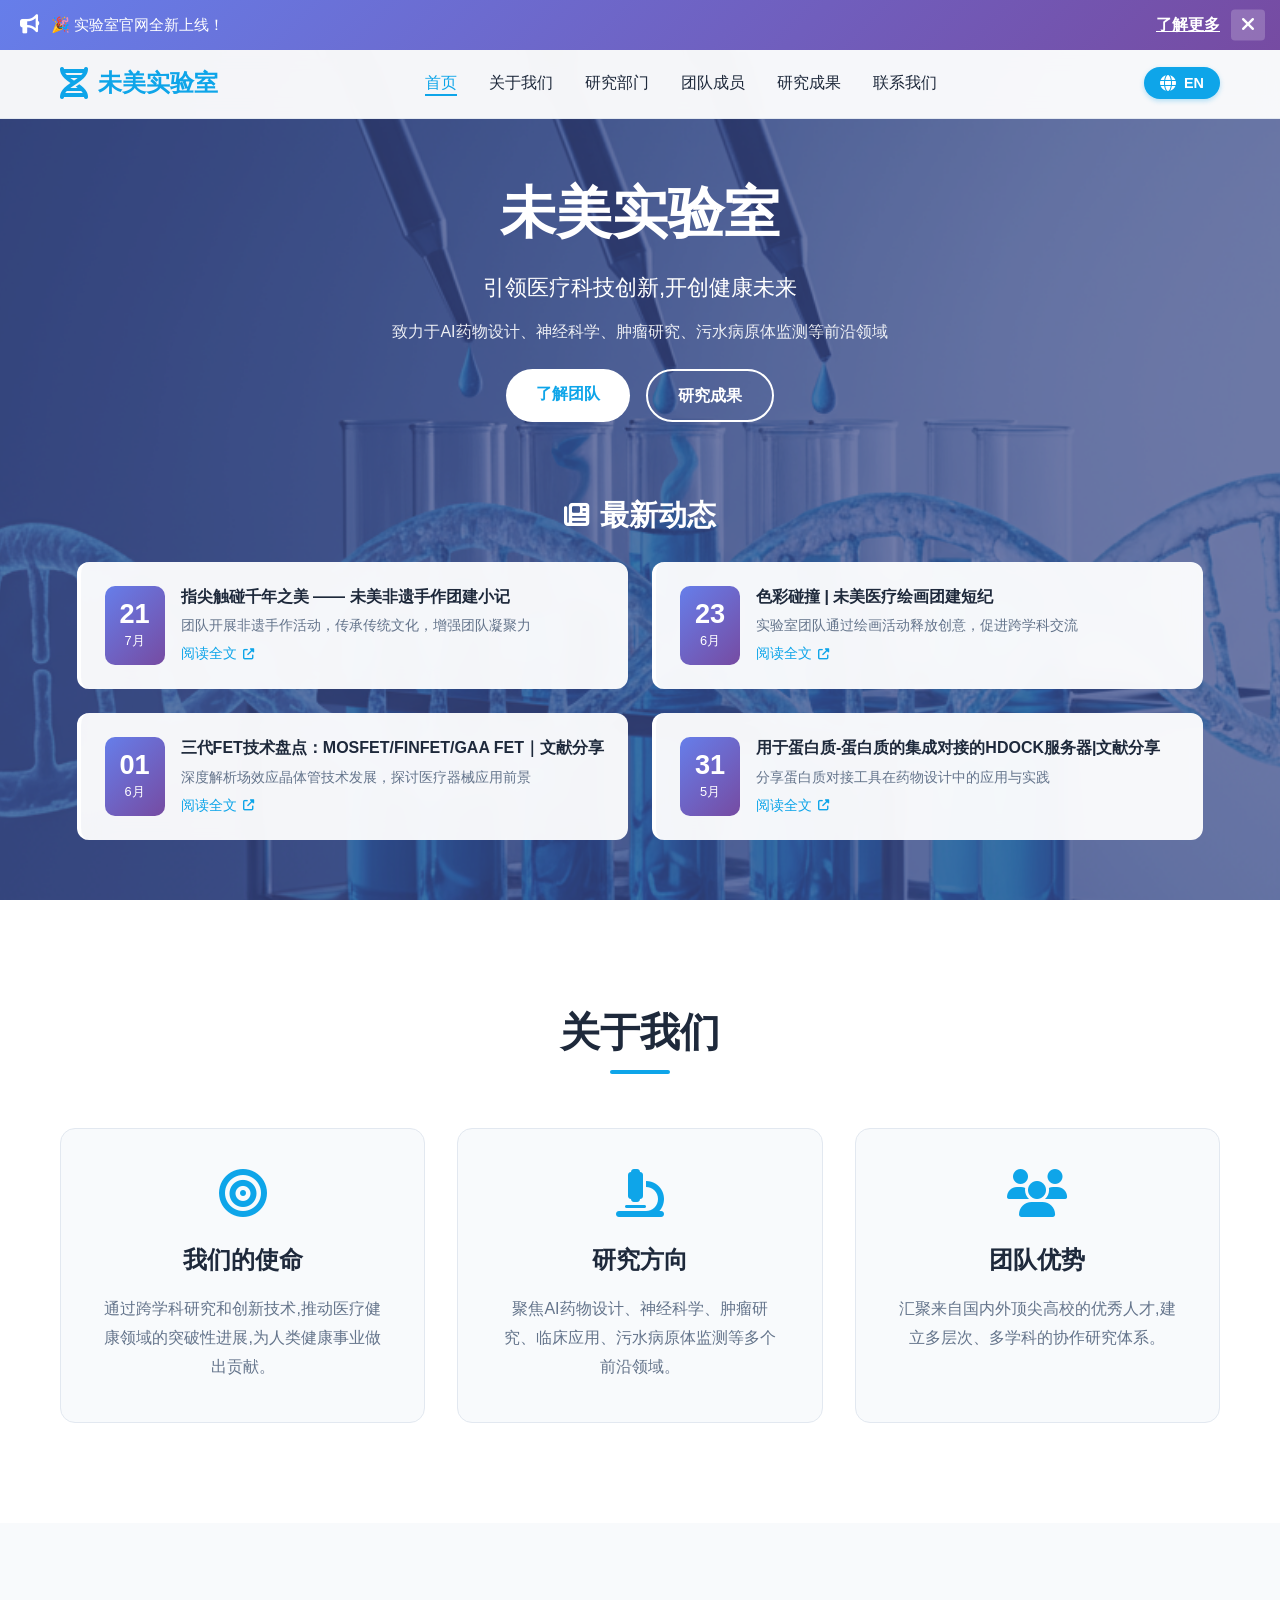
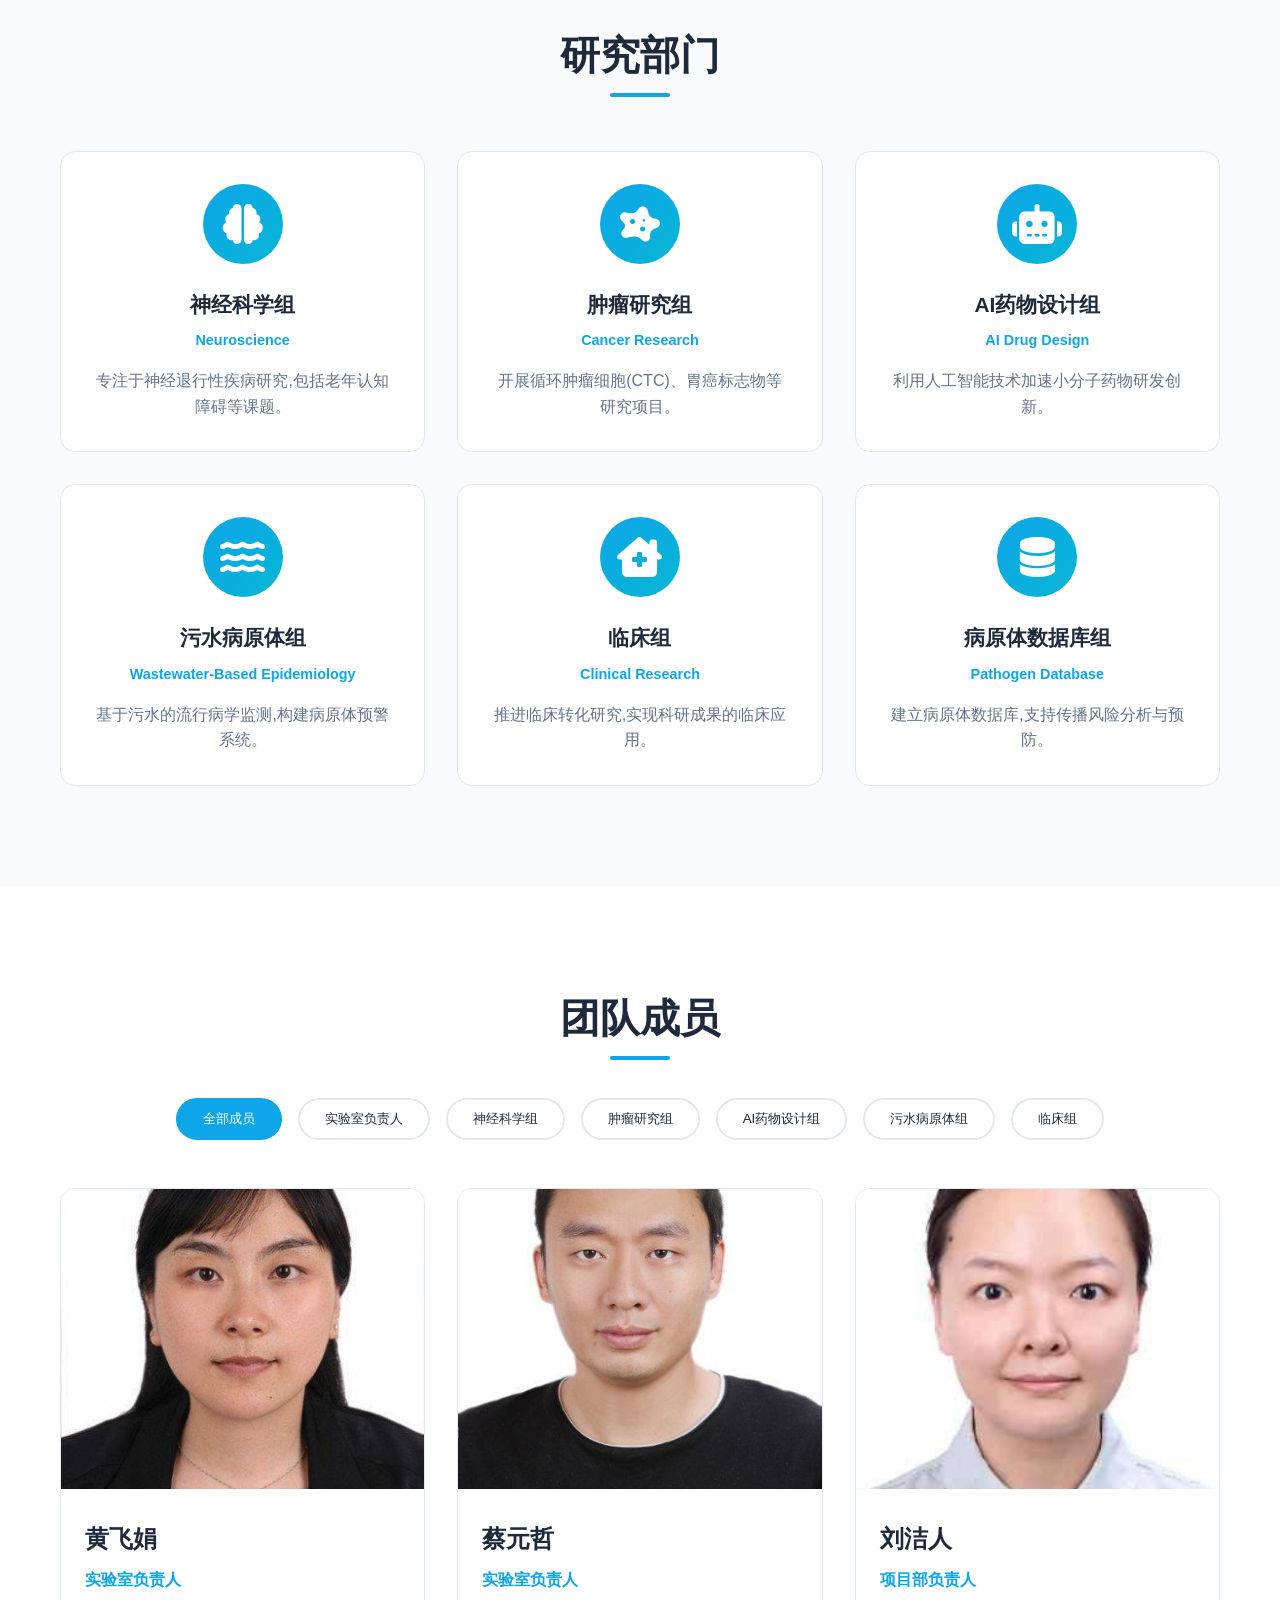
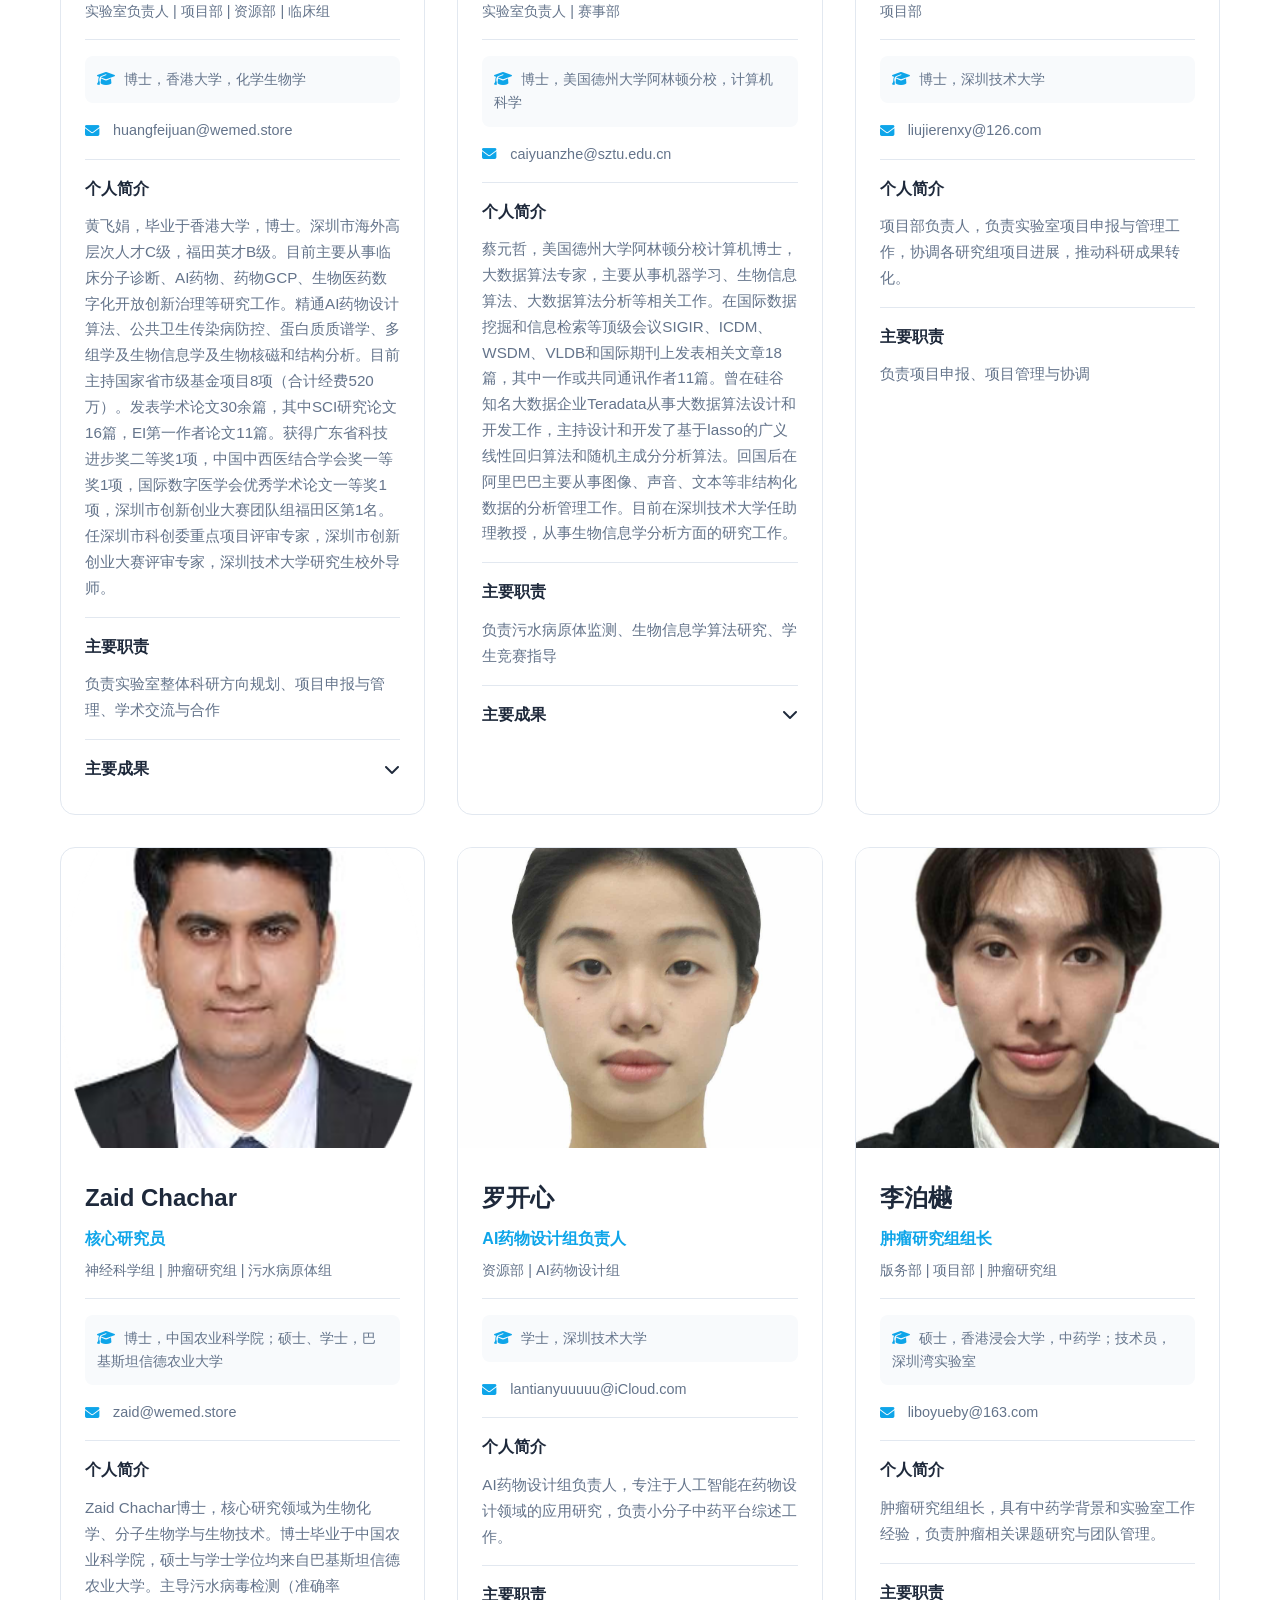
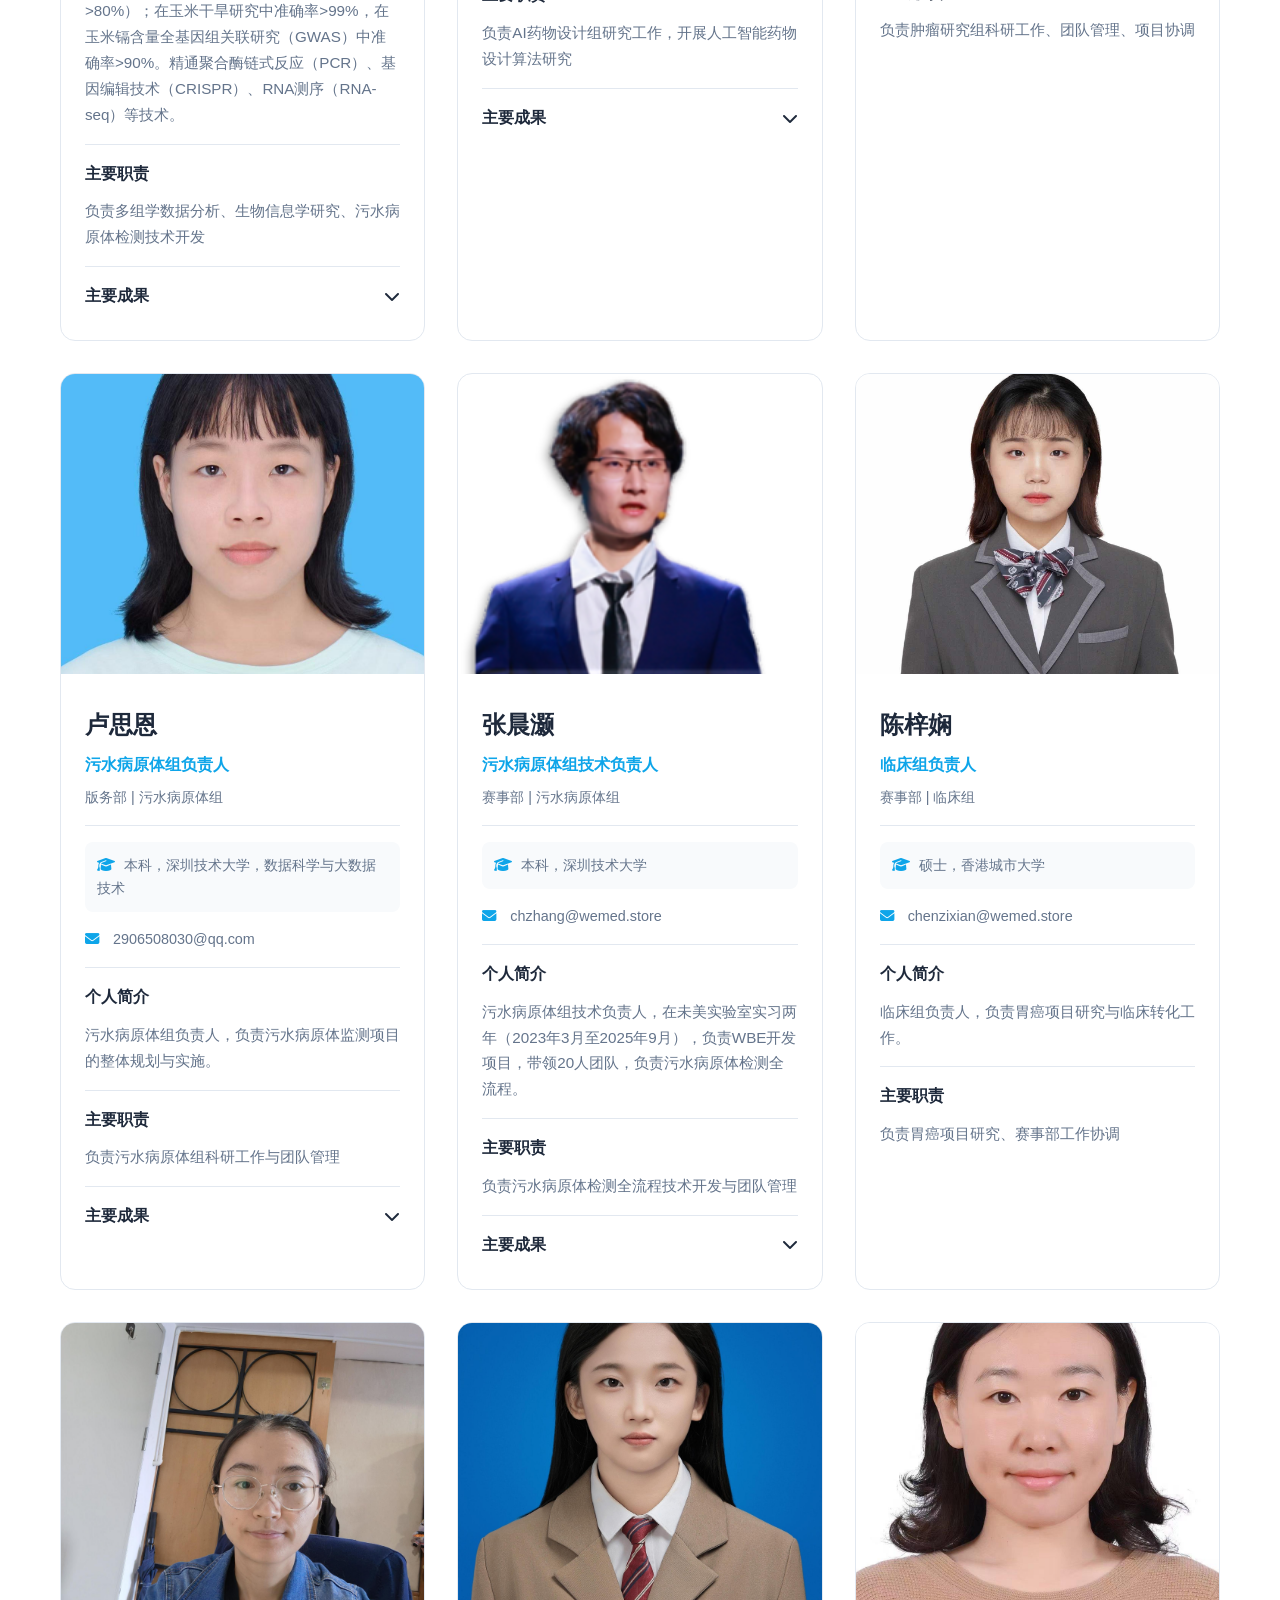
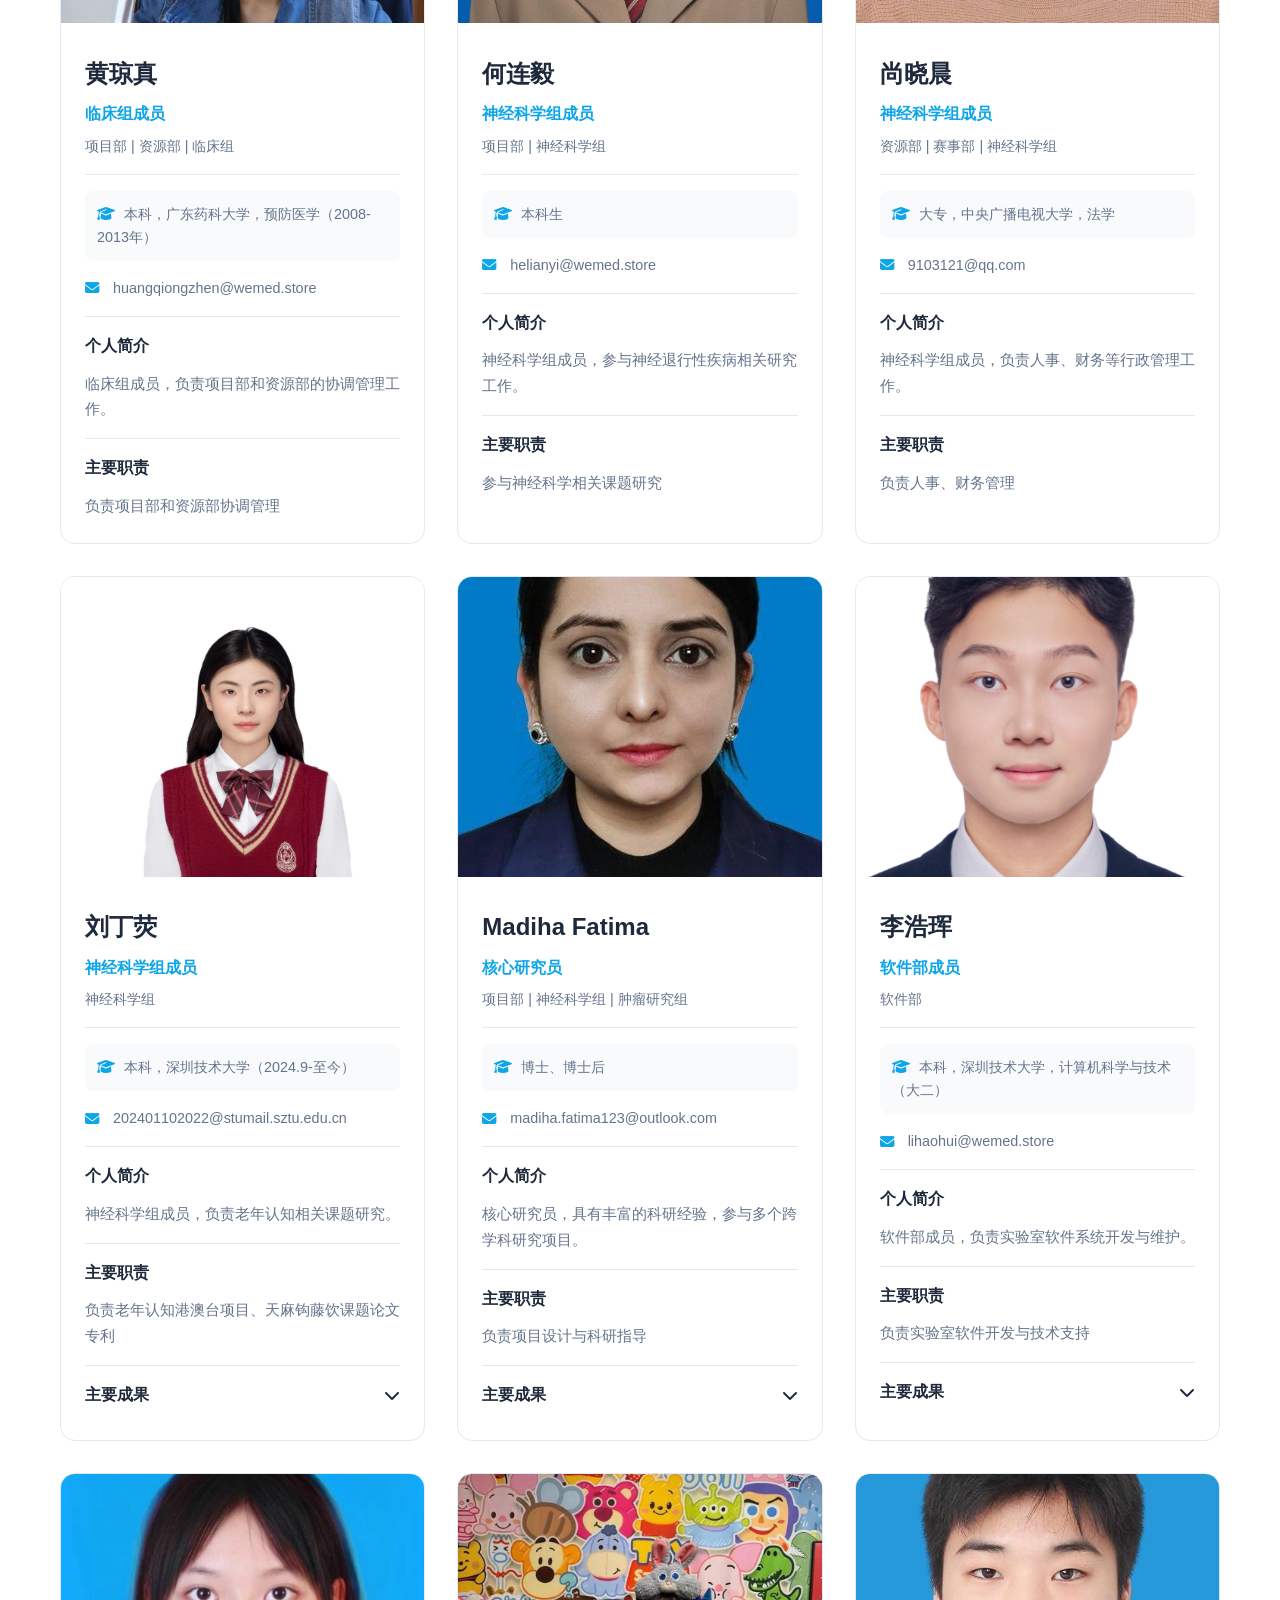
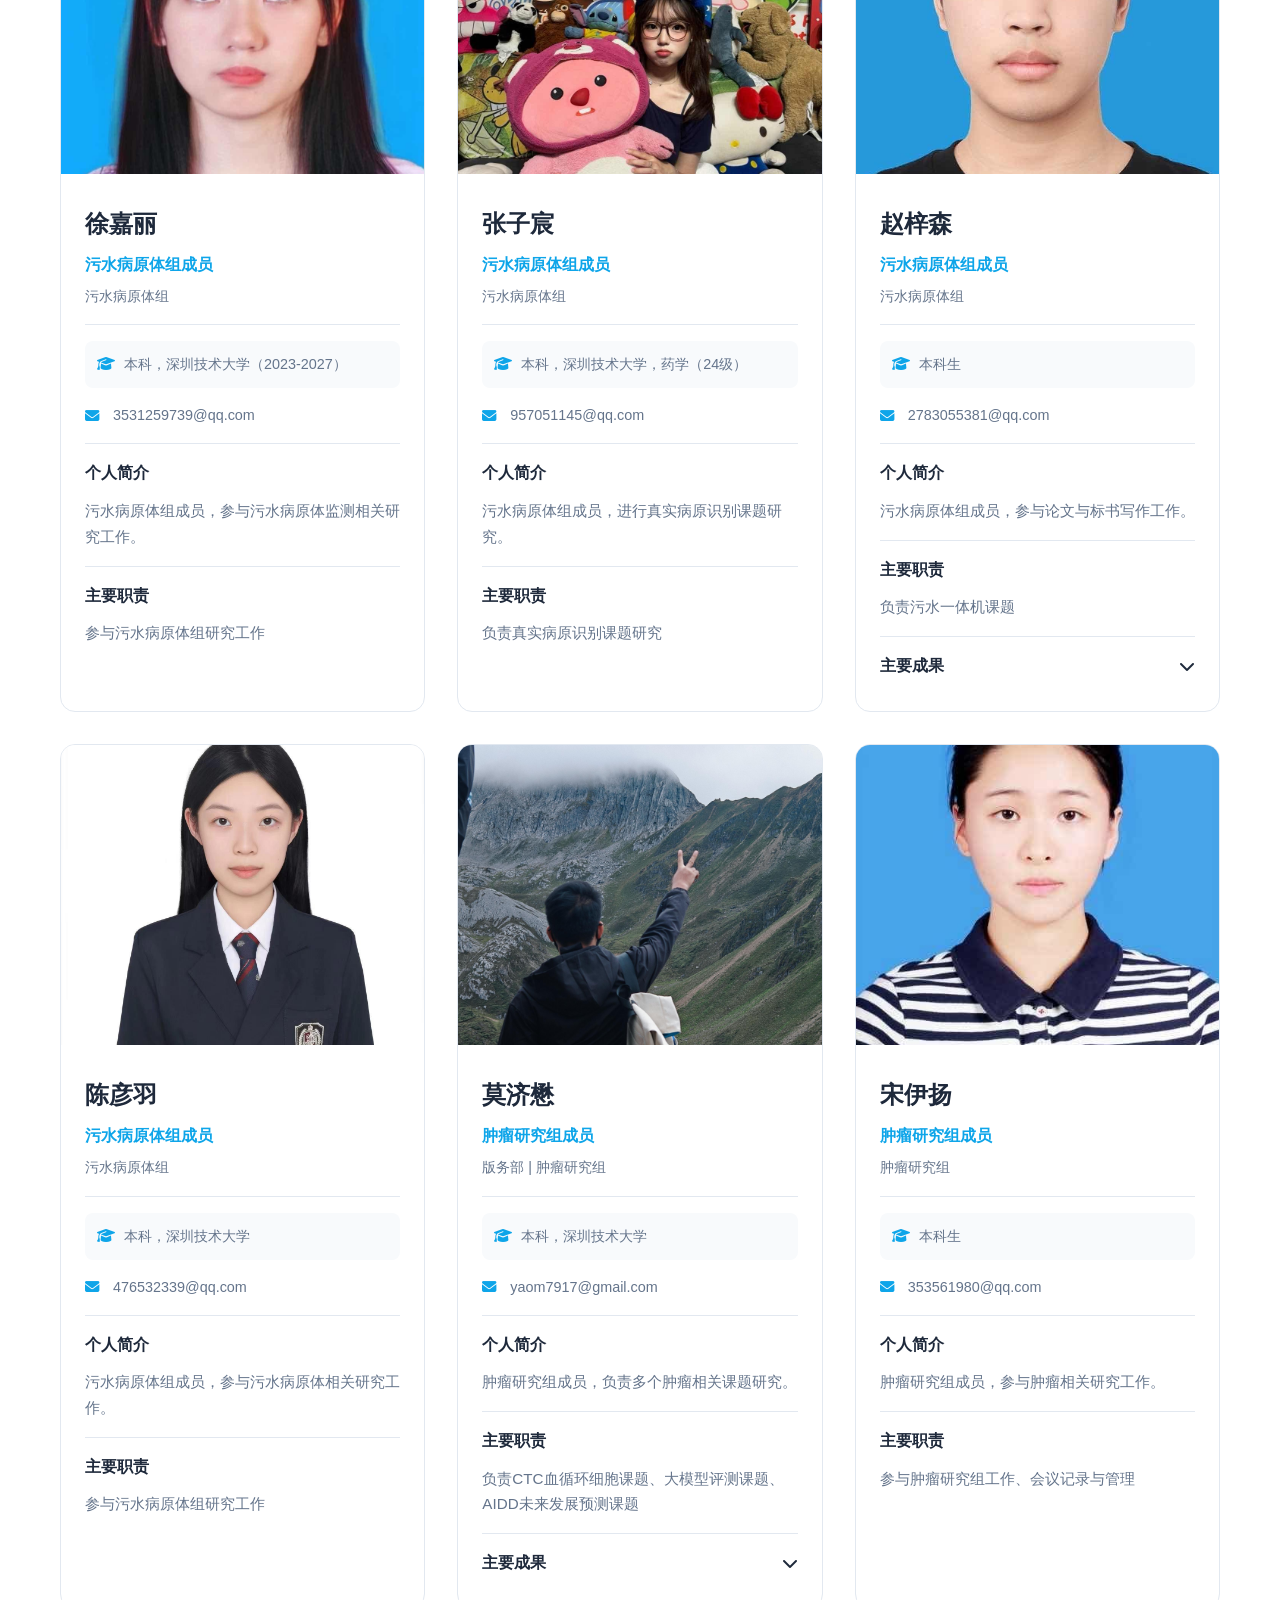
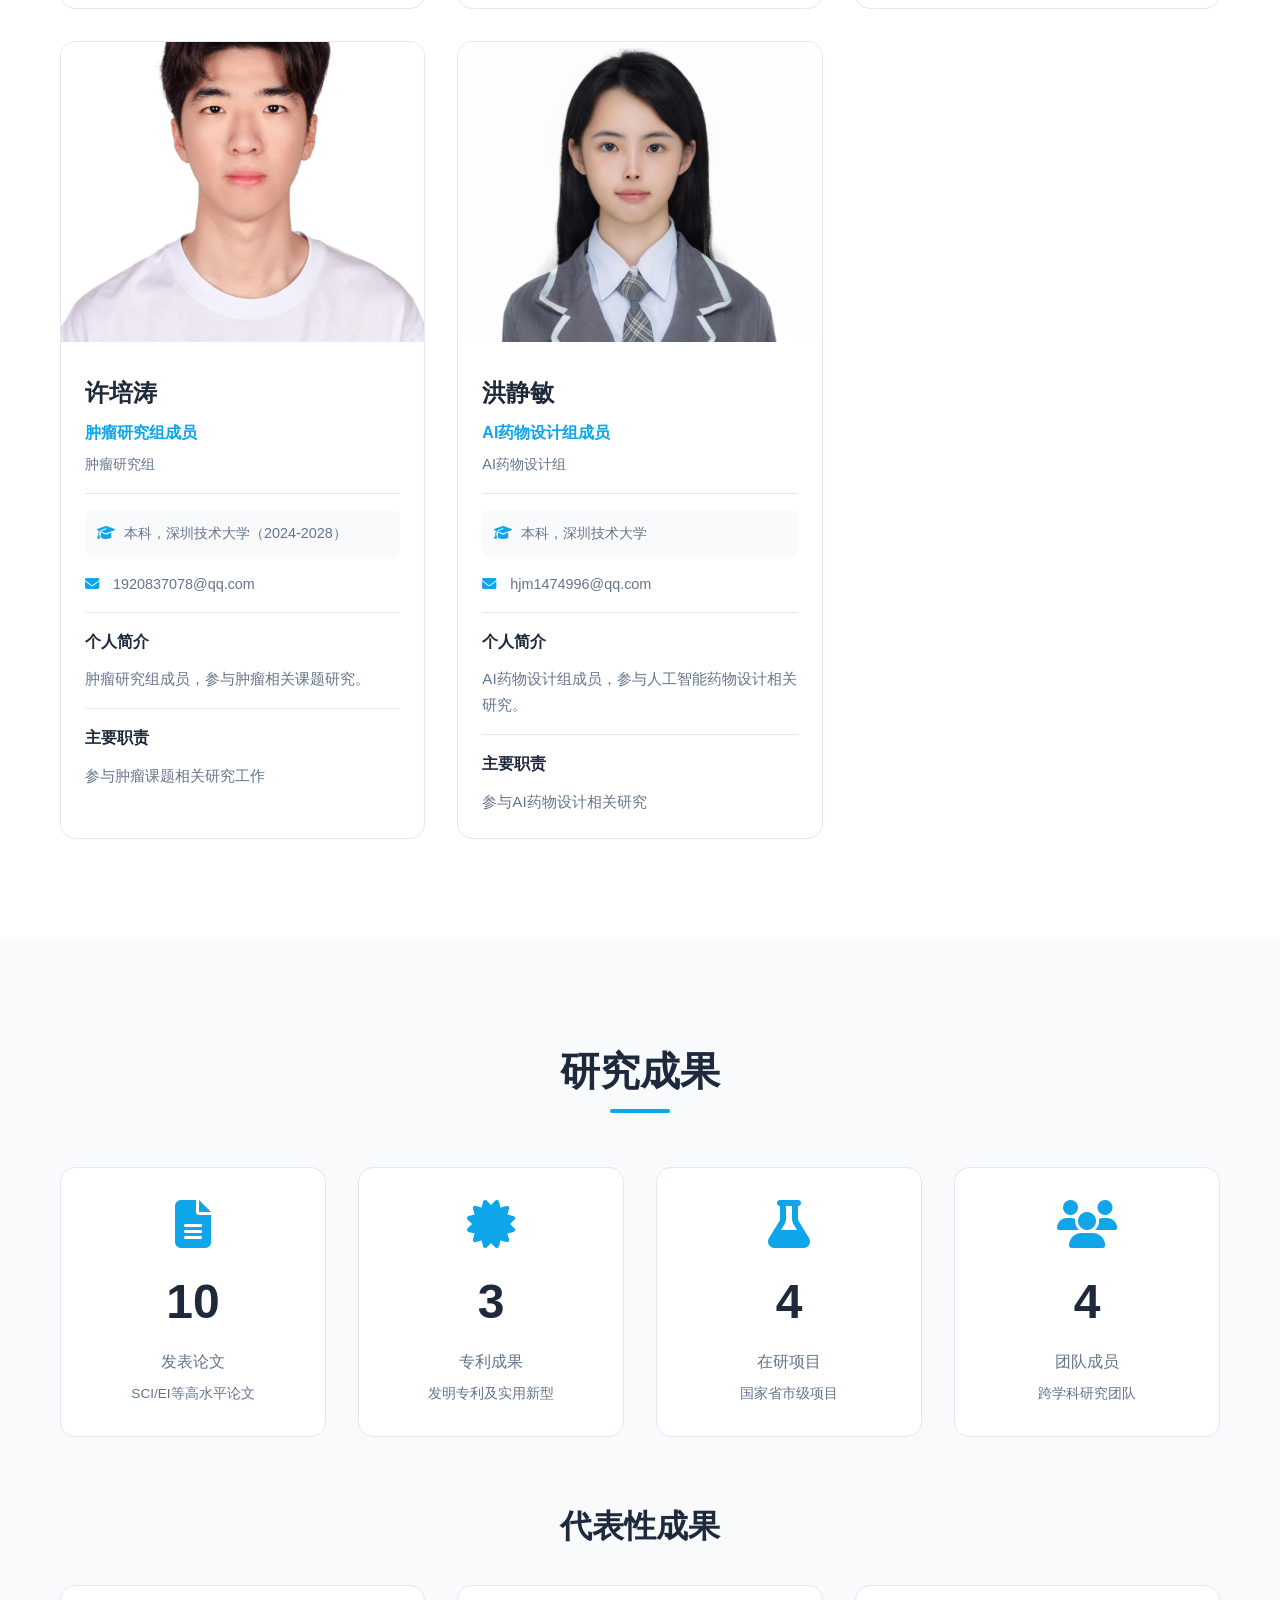
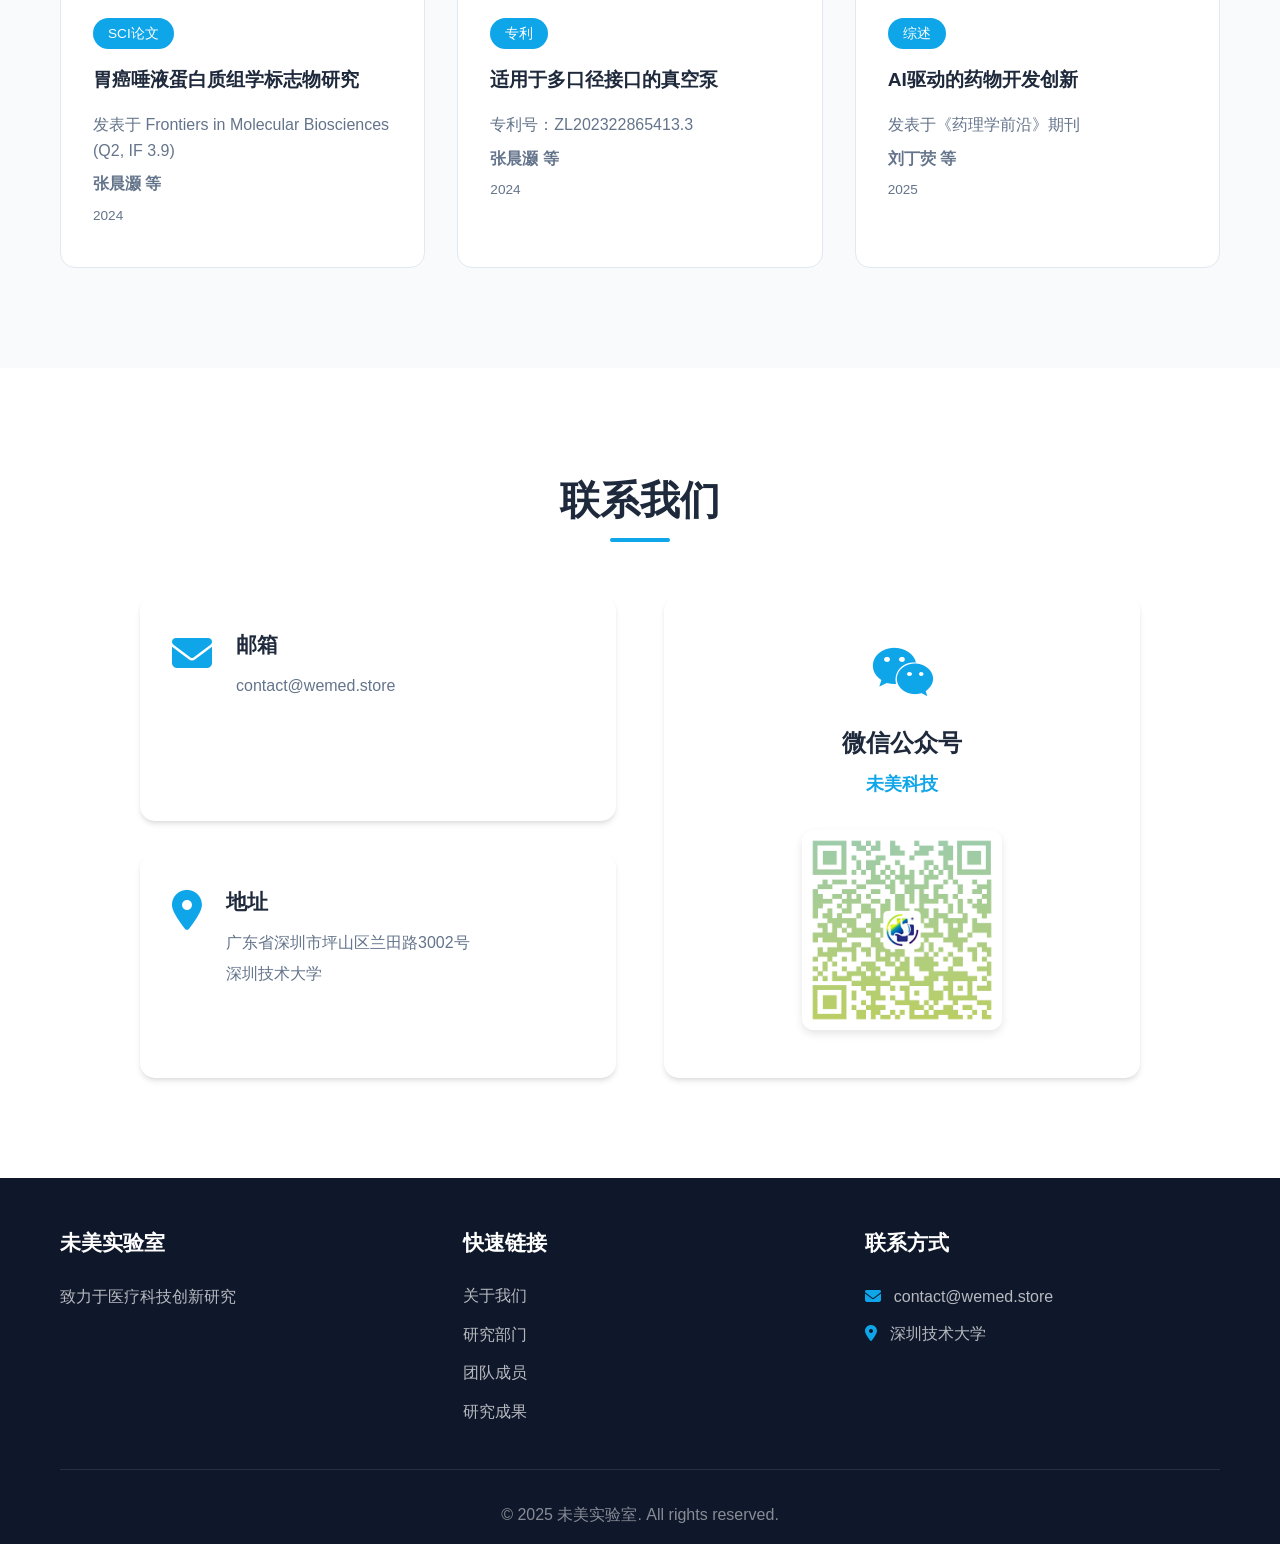
<file: index.html>
<!DOCTYPE html>
<html lang="zh-CN">
<head>
    <meta charset="UTF-8">
    <meta name="viewport" content="width=device-width, initial-scale=1.0">
    <title>未美实验室 - WeMed Laboratory</title>
    <link rel="stylesheet" href="css/style.css">
    <link rel="stylesheet" href="https://cdnjs.cloudflare.com/ajax/libs/font-awesome/6.4.0/css/all.min.css">
</head>
<body>
<!-- 公告栏 -->
<div class="announcement-bar" id="announcement">
    <div class="announcement-content">
        <i class="fas fa-bullhorn"></i>
        <span class="announcement-text"></span>
        <a class="announcement-link" href="#" style="display: none; margin-left: 10px; color: #fff; text-decoration: underline; font-weight: 600;">
            查看详情 →
        </a>
    </div>
    <button class="announcement-close" onclick="closeAnnouncement()">
        <i class="fas fa-times"></i>
    </button>
</div>

    <!-- 导航栏 -->
    <nav class="navbar">
        <div class="container">
            <div class="logo">
                <i class="fas fa-dna"></i>
                <span data-i18n="nav.title">未美实验室</span>
            </div>
            <ul class="nav-menu">
                <li><a href="#home" class="active" data-i18n="nav.home">首页</a></li>
                <li><a href="#about" data-i18n="nav.about">关于我们</a></li>
                <li><a href="#departments" data-i18n="nav.departments">研究部门</a></li>
                <li><a href="#team" data-i18n="nav.team">团队成员</a></li>
                <li><a href="#achievements" data-i18n="nav.achievements">研究成果</a></li>
                <li><a href="#contact" data-i18n="nav.contact">联系我们</a></li>
            </ul>
            <div class="nav-actions">
                <button class="lang-switch" onclick="toggleLanguage()">
                    <i class="fas fa-globe"></i>
                    <span id="currentLang">EN</span>
                </button>
                <div class="hamburger">
                    <span></span>
                    <span></span>
                    <span></span>
                </div>
            </div>
        </div>
    </nav>

    <!-- 首页 Hero Section -->
    <section id="home" class="hero">
        <div class="hero-overlay"></div>
        <div class="container">
            <div class="hero-content">
                <h1 class="glitch" data-text="未美实验室" data-i18n="hero.title">未美实验室</h1>
                <p class="subtitle" data-i18n="hero.subtitle">引领医疗科技创新，开创健康未来</p>
                <p class="description" data-i18n="hero.description">致力于AI药物设计、神经科学、肿瘤研究、污水病原体监测等前沿领域</p>
                <div class="hero-buttons">
                    <a href="#team" class="btn btn-primary" data-i18n="hero.btn1">了解团队</a>
                    <a href="#achievements" class="btn btn-outline" data-i18n="hero.btn2">研究成果</a>
                </div>
            </div>
        </div>
        
        <!-- 最新动态嵌入到首页底部 -->
        <div class="hero-news-section">
            <div class="container">
                <h3 class="hero-news-title">
                    <i class="fas fa-newspaper"></i> 
                    <span data-i18n="news.title">最新动态</span>
                </h3>
                <div id="heroNewsList" class="hero-news-grid">
                    <!-- 动态列表将通过JavaScript渲染 -->
                </div>
            </div>
        </div>
    </section>

    <!-- 关于我们 -->
    <section id="about" class="about">
        <div class="container">
            <h2 class="section-title" data-i18n="about.title">关于我们</h2>
            <div class="about-content">
                <div class="about-card">
                    <i class="fas fa-bullseye"></i>
                    <h3 data-i18n="about.mission.title">我们的使命</h3>
                    <p data-i18n="about.mission.text">通过跨学科研究和创新技术，推动医疗健康领域的突破性进展，为人类健康事业做出贡献。</p>
                </div>
                <div class="about-card">
                    <i class="fas fa-microscope"></i>
                    <h3 data-i18n="about.research.title">研究方向</h3>
                    <p data-i18n="about.research.text">聚焦AI药物设计、神经科学、肿瘤研究、临床应用、污水病原体监测等多个前沿领域。</p>
                </div>
                <div class="about-card">
                    <i class="fas fa-users"></i>
                    <h3 data-i18n="about.team.title">团队优势</h3>
                    <p data-i18n="about.team.text">汇聚来自国内外顶尖高校的优秀人才，建立多层次、多学科的协作研究体系。</p>
                </div>
            </div>
        </div>
    </section>

    <!-- 研究部门 -->
    <section id="departments" class="departments">
        <div class="container">
            <h2 class="section-title" data-i18n="departments.title">研究部门</h2>
            <div class="departments-grid" id="departmentsGrid">
                <!-- 部门卡片将通过JavaScript动态生成 -->
            </div>
        </div>
    </section>

    <!-- 团队成员 -->
    <section id="team" class="team">
        <div class="container">
            <h2 class="section-title" data-i18n="team.title">团队成员</h2>
            
            <!-- 部门过滤器 -->
            <div class="team-filters" id="teamFilters">
                <!-- 过滤按钮将通过JavaScript动态生成 -->
            </div>

            <div class="team-grid" id="teamGrid">
                <!-- 团队成员卡片将通过JavaScript动态生成 -->
            </div>
        </div>
    </section>

    <!-- 研究成果 -->
    <section id="achievements" class="achievements">
        <div class="container">
            <h2 class="section-title" data-i18n="achievements.title">研究成果</h2>
            <div class="achievements-stats">
                <!-- 统计数据将通过JavaScript动态生成 -->
            </div>

            <div class="achievements-highlights">
                <h3 data-i18n="achievements.highlights">代表性成果</h3>
                <div class="highlight-grid">
                    <!-- 代表性成果将通过JavaScript动态生成 -->
                </div>
            </div>
        </div>
    </section>

    <!-- 联系我们 -->
    <section id="contact" class="contact">
        <div class="container">
            <h2 class="section-title" data-i18n="contact.title">联系我们</h2>
            <div class="contact-content-simple">
                <div class="contact-info-split">
                    <div class="contact-left">
                        <div class="info-item">
                            <i class="fas fa-envelope"></i>
                            <div>
                                <h4 data-i18n="contact.email">邮箱</h4>
                                <p>contact@wemed.store</p>
                            </div>
                        </div>
                        <div class="info-item">
                            <i class="fas fa-map-marker-alt"></i>
                            <div>
                                <h4 data-i18n="contact.address">地址</h4>
                                <p data-i18n="contact.address1">广东省深圳市坪山区兰田路3002号</p>
                                <p data-i18n="contact.address2">深圳技术大学</p>
                            </div>
                        </div>
                    </div>
                    <div class="contact-right">
                        <div class="wechat-card">
                            <i class="fab fa-weixin"></i>
                            <h4 data-i18n="contact.wechat">微信公众号</h4>
                            <p class="wechat-name">未美科技</p>
                            <div class="qr-code-container">
                                <img src="img/wechat-qr.png" alt="微信公众号二维码" onerror="this.style.display='none'; this.nextElementSibling.style.display='flex';">
                                <div class="qr-placeholder" style="display: none;">
                                    <i class="fas fa-qrcode"></i>
                                    <p data-i18n="contact.scan">扫码关注</p>
                                </div>
                            </div>
                        </div>
                    </div>
                </div>
            </div>
        </div>
    </section>

    <!-- 页脚 -->
    <footer class="footer">
        <div class="container">
            <div class="footer-content">
                <div class="footer-section">
                    <h4 data-i18n="footer.title">未美实验室</h4>
                    <p data-i18n="footer.desc">致力于医疗科技创新研究</p>
                </div>
                <div class="footer-section">
                    <h4 data-i18n="footer.links">快速链接</h4>
                    <ul>
                        <li><a href="#about" data-i18n="nav.about">关于我们</a></li>
                        <li><a href="#departments" data-i18n="nav.departments">研究部门</a></li>
                        <li><a href="#team" data-i18n="nav.team">团队成员</a></li>
                        <li><a href="#achievements" data-i18n="nav.achievements">研究成果</a></li>
                    </ul>
                </div>
                <div class="footer-section">
                    <h4 data-i18n="footer.contact">联系方式</h4>
                    <p><i class="fas fa-envelope"></i> contact@wemed.store</p>
                    <p><i class="fas fa-map-marker-alt"></i> <span data-i18n="contact.address2">深圳技术大学</span></p>
                </div>
            </div>
            <div class="footer-bottom">
                <p>&copy; 2025 <span data-i18n="footer.title">未美实验室</span>. <span data-i18n="footer.rights">All rights reserved.</span></p>
            </div>
        </div>
    </footer>

    <!-- 异步加载背景图片 - 必须放在最前面 -->
    <script>
        (function() {
            const heroSection = document.querySelector('.hero');
            if (!heroSection) return;
            
            const bgImage = new Image();
            
            bgImage.onload = function() {
                heroSection.classList.add('bg-loaded');
                console.log('✅ 背景图片加载成功');
            };
            
            bgImage.onerror = function() {
                console.warn('⚠️ 背景图片加载失败，使用渐变背景');
            };
            
            // 开始加载图片
            bgImage.src = 'img/backgroud.png';
        })();
    </script>

    <script src="js/i18n.js"></script>
    <script src="js/data.js"></script>
    <script src="js/achievements-data.js"></script>
    <script src="js/main.js"></script>
</body>
</html>
</file>
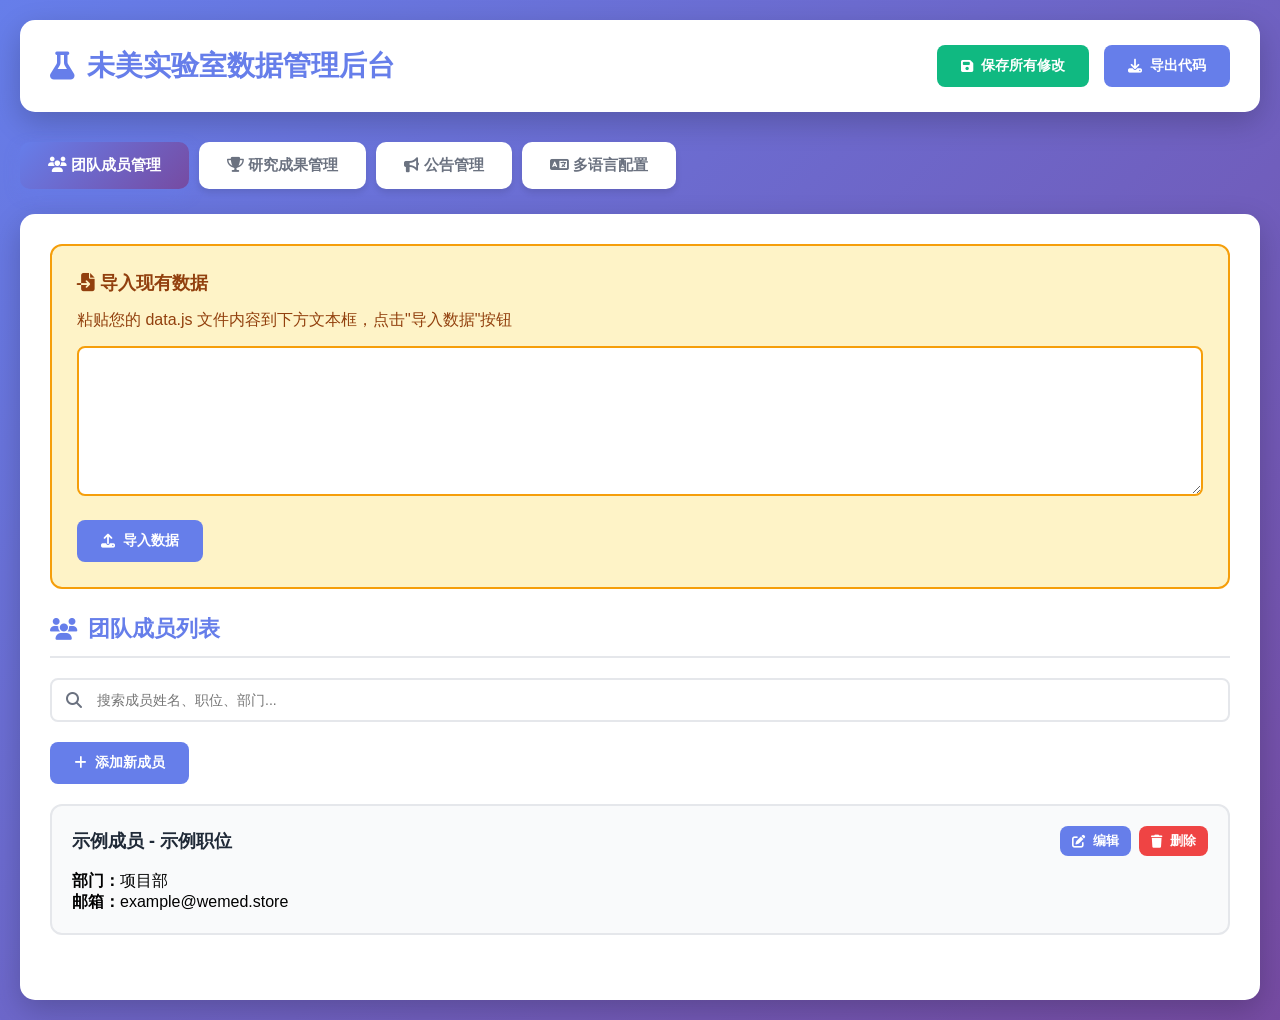
<file: admin.html>
<!DOCTYPE html>
<html lang="zh-CN">
<head>
    <meta charset="UTF-8">
    <meta name="viewport" content="width=device-width, initial-scale=1.0">
    <title>未美实验室 - 数据管理后台</title>
    <link rel="stylesheet" href="https://cdnjs.cloudflare.com/ajax/libs/font-awesome/6.4.0/css/all.min.css">
    <style>
        * {
            margin: 0;
            padding: 0;
            box-sizing: border-box;
        }

        body {
            font-family: -apple-system, BlinkMacSystemFont, 'Segoe UI', 'Roboto', 'Helvetica', 'Arial', sans-serif;
            background: linear-gradient(135deg, #667eea 0%, #764ba2 100%);
            min-height: 100vh;
            padding: 20px;
        }

        .container {
            max-width: 1400px;
            margin: 0 auto;
        }

        .header {
            background: white;
            padding: 25px 30px;
            border-radius: 15px;
            box-shadow: 0 10px 30px rgba(0,0,0,0.2);
            margin-bottom: 30px;
            display: flex;
            justify-content: space-between;
            align-items: center;
        }

        .header h1 {
            color: #667eea;
            font-size: 28px;
            display: flex;
            align-items: center;
            gap: 12px;
        }

        .header-actions {
            display: flex;
            gap: 15px;
        }

        .btn {
            padding: 12px 24px;
            border: none;
            border-radius: 8px;
            cursor: pointer;
            font-size: 14px;
            font-weight: 600;
            transition: all 0.3s ease;
            display: inline-flex;
            align-items: center;
            gap: 8px;
        }

        .btn-primary {
            background: #667eea;
            color: white;
        }

        .btn-primary:hover {
            background: #5568d3;
            transform: translateY(-2px);
            box-shadow: 0 5px 15px rgba(102, 126, 234, 0.3);
        }

        .btn-success {
            background: #10b981;
            color: white;
        }

        .btn-success:hover {
            background: #059669;
            transform: translateY(-2px);
            box-shadow: 0 5px 15px rgba(16, 185, 129, 0.3);
        }

        .btn-danger {
            background: #ef4444;
            color: white;
        }

        .btn-danger:hover {
            background: #dc2626;
        }

        .btn-secondary {
            background: #6b7280;
            color: white;
        }

        .btn-secondary:hover {
            background: #4b5563;
        }

        .tabs {
            display: flex;
            gap: 10px;
            margin-bottom: 25px;
            flex-wrap: wrap;
        }

        .tab {
            padding: 14px 28px;
            background: white;
            border: none;
            border-radius: 10px;
            cursor: pointer;
            font-size: 15px;
            font-weight: 600;
            transition: all 0.3s ease;
            color: #6b7280;
            box-shadow: 0 4px 6px rgba(0,0,0,0.1);
        }

        .tab:hover {
            transform: translateY(-2px);
            box-shadow: 0 6px 12px rgba(0,0,0,0.15);
        }

        .tab.active {
            background: linear-gradient(135deg, #667eea 0%, #764ba2 100%);
            color: white;
            box-shadow: 0 6px 15px rgba(102, 126, 234, 0.4);
        }

        .content-panel {
            display: none;
            background: white;
            padding: 30px;
            border-radius: 15px;
            box-shadow: 0 10px 30px rgba(0,0,0,0.2);
        }

        .content-panel.active {
            display: block;
        }

        .section {
            margin-bottom: 35px;
        }

        .section h2 {
            color: #667eea;
            margin-bottom: 20px;
            font-size: 22px;
            display: flex;
            align-items: center;
            gap: 10px;
            padding-bottom: 12px;
            border-bottom: 2px solid #e5e7eb;
        }

        .form-group {
            margin-bottom: 20px;
        }

        .form-group label {
            display: block;
            margin-bottom: 8px;
            font-weight: 600;
            color: #374151;
            font-size: 14px;
        }

        .form-group input,
        .form-group textarea,
        .form-group select {
            width: 100%;
            padding: 12px 16px;
            border: 2px solid #e5e7eb;
            border-radius: 8px;
            font-size: 14px;
            transition: all 0.3s ease;
            font-family: inherit;
        }

        .form-group input:focus,
        .form-group textarea:focus,
        .form-group select:focus {
            outline: none;
            border-color: #667eea;
            box-shadow: 0 0 0 3px rgba(102, 126, 234, 0.1);
        }

        .form-group textarea {
            min-height: 120px;
            resize: vertical;
        }

        .form-row {
            display: grid;
            grid-template-columns: repeat(auto-fit, minmax(250px, 1fr));
            gap: 20px;
        }

        .card {
            background: #f9fafb;
            border: 2px solid #e5e7eb;
            border-radius: 12px;
            padding: 20px;
            margin-bottom: 15px;
            transition: all 0.3s ease;
        }

        .card:hover {
            border-color: #667eea;
            box-shadow: 0 4px 12px rgba(102, 126, 234, 0.1);
        }

        .card-header {
            display: flex;
            justify-content: space-between;
            align-items: center;
            margin-bottom: 15px;
        }

        .card-header h3 {
            color: #1f2937;
            font-size: 18px;
        }

        .card-actions {
            display: flex;
            gap: 8px;
        }

        .btn-small {
            padding: 6px 12px;
            font-size: 13px;
        }

        .modal {
            display: none;
            position: fixed;
            top: 0;
            left: 0;
            width: 100%;
            height: 100%;
            background: rgba(0,0,0,0.6);
            backdrop-filter: blur(4px);
            z-index: 1000;
            align-items: center;
            justify-content: center;
        }

        .modal.active {
            display: flex;
        }

        .modal-content {
            background: white;
            padding: 35px;
            border-radius: 15px;
            max-width: 700px;
            width: 90%;
            max-height: 85vh;
            overflow-y: auto;
            box-shadow: 0 20px 60px rgba(0,0,0,0.3);
            animation: modalSlideIn 0.3s ease;
        }

        @keyframes modalSlideIn {
            from {
                opacity: 0;
                transform: translateY(-30px);
            }
            to {
                opacity: 1;
                transform: translateY(0);
            }
        }

        .modal-header {
            display: flex;
            justify-content: space-between;
            align-items: center;
            margin-bottom: 25px;
            padding-bottom: 15px;
            border-bottom: 2px solid #e5e7eb;
        }

        .modal-header h2 {
            color: #667eea;
            font-size: 24px;
            margin: 0;
        }

        .close-modal {
            background: none;
            border: none;
            font-size: 28px;
            cursor: pointer;
            color: #6b7280;
            transition: all 0.3s ease;
            width: 36px;
            height: 36px;
            display: flex;
            align-items: center;
            justify-content: center;
            border-radius: 8px;
        }

        .close-modal:hover {
            background: #f3f4f6;
            color: #1f2937;
        }

        .export-section {
            background: #f0f9ff;
            border: 2px solid #0ea5e9;
            border-radius: 12px;
            padding: 25px;
            margin-top: 25px;
        }

        .export-section h3 {
            color: #0369a1;
            margin-bottom: 15px;
            font-size: 18px;
        }

        .code-output {
            background: #1e293b;
            color: #e2e8f0;
            padding: 20px;
            border-radius: 8px;
            font-family: 'Courier New', monospace;
            font-size: 13px;
            max-height: 400px;
            overflow-y: auto;
            white-space: pre-wrap;
            word-break: break-all;
            margin-bottom: 15px;
        }

        .alert {
            padding: 15px 20px;
            border-radius: 8px;
            margin-bottom: 20px;
            display: flex;
            align-items: center;
            gap: 12px;
            font-size: 14px;
        }

        .alert-info {
            background: #dbeafe;
            color: #1e40af;
            border: 1px solid #93c5fd;
        }

        .alert-success {
            background: #d1fae5;
            color: #065f46;
            border: 1px solid #6ee7b7;
        }

        .lang-tabs {
            display: flex;
            gap: 10px;
            margin-bottom: 20px;
        }

        .lang-tab {
            padding: 8px 20px;
            background: #f3f4f6;
            border: 2px solid #e5e7eb;
            border-radius: 6px;
            cursor: pointer;
            font-size: 14px;
            font-weight: 600;
            transition: all 0.3s ease;
        }

        .lang-tab.active {
            background: #667eea;
            color: white;
            border-color: #667eea;
        }

        .search-box {
            margin-bottom: 20px;
            position: relative;
        }

        .search-box input {
            width: 100%;
            padding: 12px 16px 12px 45px;
            border: 2px solid #e5e7eb;
            border-radius: 8px;
            font-size: 14px;
            transition: all 0.3s ease;
        }

        .search-box i {
            position: absolute;
            left: 16px;
            top: 50%;
            transform: translateY(-50%);
            color: #6b7280;
        }

        .import-section {
            background: #fef3c7;
            border: 2px solid #f59e0b;
            border-radius: 12px;
            padding: 25px;
            margin-bottom: 25px;
        }

        .import-section h3 {
            color: #92400e;
            margin-bottom: 15px;
            font-size: 18px;
        }

        @media (max-width: 768px) {
            .header {
                flex-direction: column;
                gap: 15px;
                text-align: center;
            }

            .header-actions {
                width: 100%;
                flex-direction: column;
            }

            .btn {
                width: 100%;
                justify-content: center;
            }

            .form-row {
                grid-template-columns: 1fr;
            }

            .modal-content {
                padding: 25px;
            }
        }
    </style>
</head>
<body>
    <div class="container">
        <div class="header">
            <h1>
                <i class="fas fa-flask"></i>
                未美实验室数据管理后台
            </h1>
            <div class="header-actions">
                <button class="btn btn-success" onclick="saveAllData()">
                    <i class="fas fa-save"></i> 保存所有修改
                </button>
                <button class="btn btn-primary" onclick="exportAllCode()">
                    <i class="fas fa-download"></i> 导出代码
                </button>
            </div>
        </div>

        <div class="tabs">
            <button class="tab active" onclick="switchTab('team')">
                <i class="fas fa-users"></i> 团队成员管理
            </button>
            <button class="tab" onclick="switchTab('achievements')">
                <i class="fas fa-trophy"></i> 研究成果管理
            </button>
            <button class="tab" onclick="switchTab('announcements')">
                <i class="fas fa-bullhorn"></i> 公告管理
            </button>
            <button class="tab" onclick="switchTab('i18n')">
                <i class="fas fa-language"></i> 多语言配置
            </button>
        </div>

        <!-- 团队成员管理面板 -->
        <div id="team-panel" class="content-panel active">
            <div class="import-section">
                <h3><i class="fas fa-file-import"></i> 导入现有数据</h3>
                <p style="margin-bottom: 15px; color: #92400e;">粘贴您的 data.js 文件内容到下方文本框，点击"导入数据"按钮</p>
                <textarea id="importDataJs" class="form-group" style="min-height: 150px; width: 100%; padding: 12px; border: 2px solid #f59e0b; border-radius: 8px;"></textarea>
                <button class="btn btn-primary" onclick="importDataJs()">
                    <i class="fas fa-upload"></i> 导入数据
                </button>
            </div>

            <div class="section">
                <h2>
                    <i class="fas fa-users"></i>
                    团队成员列表
                </h2>
                
                <div class="search-box">
                    <i class="fas fa-search"></i>
                    <input type="text" id="teamSearch" placeholder="搜索成员姓名、职位、部门..." onkeyup="searchTeam()">
                </div>

                <button class="btn btn-primary" onclick="openAddMemberModal()">
                    <i class="fas fa-plus"></i> 添加新成员
                </button>

                <div id="teamList" style="margin-top: 20px;"></div>
            </div>
        </div>

        <!-- 研究成果管理面板 -->
        <div id="achievements-panel" class="content-panel">
            <div class="import-section">
                <h3><i class="fas fa-file-import"></i> 导入现有数据</h3>
                <p style="margin-bottom: 15px; color: #92400e;">粘贴您的 achievements-data.js 文件内容到下方文本框，点击"导入数据"按钮</p>
                <textarea id="importAchievementsJs" class="form-group" style="min-height: 150px; width: 100%; padding: 12px; border: 2px solid #f59e0b; border-radius: 8px;"></textarea>
                <button class="btn btn-primary" onclick="importAchievementsJs()">
                    <i class="fas fa-upload"></i> 导入数据
                </button>
            </div>

            <div class="section">
                <h2>
                    <i class="fas fa-chart-bar"></i>
                    统计数据
                </h2>
                <div class="lang-tabs">
                    <button class="lang-tab active" onclick="switchLang('stats', 'zh')">中文</button>
                    <button class="lang-tab" onclick="switchLang('stats', 'en')">English</button>
                </div>
                <div id="statsForm"></div>
            </div>

            <div class="section">
                <h2>
                    <i class="fas fa-star"></i>
                    代表性成果
                </h2>
                <div class="lang-tabs">
                    <button class="lang-tab active" onclick="switchLang('highlight', 'zh')">中文</button>
                    <button class="lang-tab" onclick="switchLang('highlight', 'en')">English</button>
                </div>
                <button class="btn btn-primary" onclick="openAddHighlightModal()">
                    <i class="fas fa-plus"></i> 添加成果
                </button>
                <div id="highlightList" style="margin-top: 20px;"></div>
            </div>

            <div class="section">
                <h2>
                    <i class="fas fa-newspaper"></i>
                    最新动态
                </h2>
                <div class="lang-tabs">
                    <button class="lang-tab active" onclick="switchLang('news', 'zh')">中文</button>
                    <button class="lang-tab" onclick="switchLang('news', 'en')">English</button>
                </div>
                <button class="btn btn-primary" onclick="openAddNewsModal()">
                    <i class="fas fa-plus"></i> 添加动态
                </button>
                <div id="newsList" style="margin-top: 20px;"></div>
            </div>
        </div>

        <!-- 公告管理面板 -->
        <div id="announcements-panel" class="content-panel">
            <div class="alert alert-info">
                <i class="fas fa-info-circle"></i>
                公告支持超链接功能，可以跳转到内部页面或外部网站。留空链接字段则为普通公告。
            </div>

            <div class="section">
                <h2>
                    <i class="fas fa-bullhorn"></i>
                    公告列表
                </h2>
                <div class="lang-tabs">
                    <button class="lang-tab active" onclick="switchLang('announcement', 'zh')">中文</button>
                    <button class="lang-tab" onclick="switchLang('announcement', 'en')">English</button>
                </div>
                <button class="btn btn-primary" onclick="openAddAnnouncementModal()">
                    <i class="fas fa-plus"></i> 添加公告
                </button>
                <div id="announcementList" style="margin-top: 20px;"></div>
            </div>
        </div>

        <!-- 多语言配置面板 -->
        <div id="i18n-panel" class="content-panel">
            <div class="import-section">
                <h3><i class="fas fa-file-import"></i> 导入现有数据</h3>
                <p style="margin-bottom: 15px; color: #92400e;">粘贴您的 i18n.js 文件内容到下方文本框，点击"导入数据"按钮</p>
                <textarea id="importI18nJs" class="form-group" style="min-height: 150px; width: 100%; padding: 12px; border: 2px solid #f59e0b; border-radius: 8px;"></textarea>
                <button class="btn btn-primary" onclick="importI18nJs()">
                    <i class="fas fa-upload"></i> 导入数据
                </button>
            </div>

            <div class="alert alert-info">
                <i class="fas fa-info-circle"></i>
                修改多语言配置后，请点击"保存所有修改"按钮保存更改
            </div>
            
            <div class="section">
                <h2>
                    <i class="fas fa-cog"></i>
                    多语言配置编辑器
                </h2>
                <div id="i18nEditor"></div>
            </div>
        </div>
    </div>

    <!-- 成员编辑模态框 -->
    <div id="memberModal" class="modal">
        <div class="modal-content">
            <div class="modal-header">
                <h2 id="memberModalTitle">添加新成员</h2>
                <button class="close-modal" onclick="closeMemberModal()">×</button>
            </div>
            <form id="memberForm">
                <div class="lang-tabs">
                    <button type="button" class="lang-tab active" onclick="switchMemberLang('zh')">中文信息</button>
                    <button type="button" class="lang-tab" onclick="switchMemberLang('en')">英文信息</button>
                </div>

                <div id="memberFormZh">
                    <div class="form-row">
                        <div class="form-group">
                            <label>姓名 *</label>
                            <input type="text" id="memberNameZh" required>
                        </div>
                        <div class="form-group">
                            <label>职位 *</label>
                            <input type="text" id="memberPositionZh" required>
                        </div>
                    </div>
                    <div class="form-group">
                        <label>所属部门（多选，用 | 分隔）*</label>
                        <input type="text" id="memberDepartmentsZh" placeholder="例如：项目部 | 神经科学组" required>
                    </div>
                    <div class="form-row">
                        <div class="form-group">
                            <label>邮箱 *</label>
                            <input type="email" id="memberEmail" required>
                        </div>
                        <div class="form-group">
                            <label>头像路径</label>
                            <input type="text" id="memberImage" placeholder="img/name.jpg">
                        </div>
                    </div>
                    <div class="form-group">
                        <label>教育背景</label>
                        <input type="text" id="memberEducationZh" placeholder="例如：博士，香港大学，化学生物学">
                    </div>
                    <div class="form-group">
                        <label>个人简介</label>
                        <textarea id="memberIntroductionZh"></textarea>
                    </div>
                    <div class="form-group">
                        <label>主要成果</label>
                        <textarea id="memberAchievementsZh" placeholder="每行一项成果"></textarea>
                    </div>
                    <div class="form-group">
                        <label>工作职责</label>
                        <textarea id="memberResponsibilitiesZh"></textarea>
                    </div>
                </div>

                <div id="memberFormEn" style="display: none;">
                    <div class="form-row">
                        <div class="form-group">
                            <label>Name *</label>
                            <input type="text" id="memberNameEn" required>
                        </div>
                        <div class="form-group">
                            <label>Position *</label>
                            <input type="text" id="memberPositionEn" required>
                        </div>
                    </div>
                    <div class="form-group">
                        <label>Departments (separated by |) *</label>
                        <input type="text" id="memberDepartmentsEn" placeholder="e.g., Project Department | Neuroscience" required>
                    </div>
                    <div class="form-group">
                        <label>Education</label>
                        <input type="text" id="memberEducationEn" placeholder="e.g., Ph.D., University of Hong Kong, Chemical Biology">
                    </div>
                    <div class="form-group">
                        <label>Introduction</label>
                        <textarea id="memberIntroductionEn"></textarea>
                    </div>
                    <div class="form-group">
                        <label>Achievements</label>
                        <textarea id="memberAchievementsEn" placeholder="One achievement per line"></textarea>
                    </div>
                    <div class="form-group">
                        <label>Responsibilities</label>
                        <textarea id="memberResponsibilitiesEn"></textarea>
                    </div>
                </div>

                <div style="display: flex; gap: 10px; margin-top: 25px;">
                    <button type="submit" class="btn btn-primary" style="flex: 1;">
                        <i class="fas fa-check"></i> 保存
                    </button>
                    <button type="button" class="btn btn-secondary" onclick="closeMemberModal()" style="flex: 1;">
                        <i class="fas fa-times"></i> 取消
                    </button>
                </div>
            </form>
        </div>
    </div>

    <!-- 成果编辑模态框 -->
    <div id="highlightModal" class="modal">
        <div class="modal-content">
            <div class="modal-header">
                <h2 id="highlightModalTitle">添加代表性成果</h2>
                <button class="close-modal" onclick="closeHighlightModal()">×</button>
            </div>
            <form id="highlightForm">
                <div class="lang-tabs">
                    <button type="button" class="lang-tab active" onclick="switchHighlightLang('zh')">中文信息</button>
                    <button type="button" class="lang-tab" onclick="switchHighlightLang('en')">英文信息</button>
                </div>

                <div id="highlightFormZh">
                    <div class="form-group">
                        <label>标签 *</label>
                        <input type="text" id="highlightTagZh" placeholder="例如：SCI论文" required>
                    </div>
                    <div class="form-group">
                        <label>标题 *</label>
                        <input type="text" id="highlightTitleZh" required>
                    </div>
                    <div class="form-group">
                        <label>描述</label>
                        <textarea id="highlightDescriptionZh"></textarea>
                    </div>
                    <div class="form-row">
                        <div class="form-group">
                            <label>作者</label>
                            <input type="text" id="highlightAuthorZh" placeholder="例如：张晨灏 等">
                        </div>
                        <div class="form-group">
                            <label>日期</label>
                            <input type="text" id="highlightDateZh" placeholder="例如：2024">
                        </div>
                    </div>
                </div>

                <div id="highlightFormEn" style="display: none;">
                    <div class="form-group">
                        <label>Tag *</label>
                        <input type="text" id="highlightTagEn" placeholder="e.g., SCI Paper" required>
                    </div>
                    <div class="form-group">
                        <label>Title *</label>
                        <input type="text" id="highlightTitleEn" required>
                    </div>
                    <div class="form-group">
                        <label>Description</label>
                        <textarea id="highlightDescriptionEn"></textarea>
                    </div>
                    <div class="form-row">
                        <div class="form-group">
                            <label>Author</label>
                            <input type="text" id="highlightAuthorEn" placeholder="e.g., Zhang Chenhao et al.">
                        </div>
                        <div class="form-group">
                            <label>Date</label>
                            <input type="text" id="highlightDateEn" placeholder="e.g., 2024">
                        </div>
                    </div>
                </div>

                <div style="display: flex; gap: 10px; margin-top: 25px;">
                    <button type="submit" class="btn btn-primary" style="flex: 1;">
                        <i class="fas fa-check"></i> 保存
                    </button>
                    <button type="button" class="btn btn-secondary" onclick="closeHighlightModal()" style="flex: 1;">
                        <i class="fas fa-times"></i> 取消
                    </button>
                </div>
            </form>
        </div>
    </div>

    <!-- 新闻编辑模态框 -->
    <div id="newsModal" class="modal">
        <div class="modal-content">
            <div class="modal-header">
                <h2 id="newsModalTitle">添加最新动态</h2>
                <button class="close-modal" onclick="closeNewsModal()">×</button>
            </div>
            <form id="newsForm">
                <div class="lang-tabs">
                    <button type="button" class="lang-tab active" onclick="switchNewsLang('zh')">中文信息</button>
                    <button type="button" class="lang-tab" onclick="switchNewsLang('en')">英文信息</button>
                </div>

                <div id="newsFormZh">
                    <div class="form-row">
                        <div class="form-group">
                            <label>日期（日）*</label>
                            <input type="text" id="newsDateDayZh" placeholder="例如：21" required>
                        </div>
                        <div class="form-group">
                            <label>日期（月）*</label>
                            <input type="text" id="newsDateMonthZh" placeholder="例如：7月" required>
                        </div>
                    </div>
                    <div class="form-group">
                        <label>标题 *</label>
                        <input type="text" id="newsTitleZh" required>
                    </div>
                    <div class="form-group">
                        <label>描述</label>
                        <textarea id="newsDescriptionZh"></textarea>
                    </div>
                    <div class="form-group">
                        <label>链接</label>
                        <input type="url" id="newsLink" placeholder="https://example.com">
                    </div>
                </div>

                <div id="newsFormEn" style="display: none;">
                    <div class="form-row">
                        <div class="form-group">
                            <label>Date (Day) *</label>
                            <input type="text" id="newsDateDayEn" placeholder="e.g., 21" required>
                        </div>
                        <div class="form-group">
                            <label>Date (Month) *</label>
                            <input type="text" id="newsDateMonthEn" placeholder="e.g., Jul" required>
                        </div>
                    </div>
                    <div class="form-group">
                        <label>Title *</label>
                        <input type="text" id="newsTitleEn" required>
                    </div>
                    <div class="form-group">
                        <label>Description</label>
                        <textarea id="newsDescriptionEn"></textarea>
                    </div>
                </div>

                <div style="display: flex; gap: 10px; margin-top: 25px;">
                    <button type="submit" class="btn btn-primary" style="flex: 1;">
                        <i class="fas fa-check"></i> 保存
                    </button>
                    <button type="button" class="btn btn-secondary" onclick="closeNewsModal()" style="flex: 1;">
                        <i class="fas fa-times"></i> 取消
                    </button>
                </div>
            </form>
        </div>
    </div>

    <!-- 公告编辑模态框 -->
    <div id="announcementModal" class="modal">
        <div class="modal-content">
            <div class="modal-header">
                <h2 id="announcementModalTitle">添加公告</h2>
                <button class="close-modal" onclick="closeAnnouncementModal()">×</button>
            </div>
            <form id="announcementForm">
                <div class="lang-tabs">
                    <button type="button" class="lang-tab active" onclick="switchAnnouncementLang('zh')">中文信息</button>
                    <button type="button" class="lang-tab" onclick="switchAnnouncementLang('en')">英文信息</button>
                </div>

                <div id="announcementFormZh">
                    <div class="form-group">
                        <label>公告内容 *</label>
                        <input type="text" id="announcementTextZh" placeholder="例如：🎉 实验室官网全新上线！" required>
                    </div>
                    <div class="form-group">
                        <label>链接地址（可选）</label>
                        <input type="text" id="announcementLinkZh" placeholder="例如：about.html 或 https://example.com">
                        <small style="color: #6b7280; margin-top: 5px; display: block;">留空则为普通公告，填写则可点击跳转</small>
                    </div>
                    <div class="form-group">
                        <label>链接文字（可选）</label>
                        <input type="text" id="announcementLinkTextZh" placeholder="例如：了解更多、查看详情">
                        <small style="color: #6b7280; margin-top: 5px; display: block;">不填写将显示默认文字"查看详情"</small>
                    </div>
                </div>

                <div id="announcementFormEn" style="display: none;">
                    <div class="form-group">
                        <label>Announcement Text *</label>
                        <input type="text" id="announcementTextEn" placeholder="e.g., 🎉 Welcome to Our New Website!" required>
                    </div>
                    <div class="form-group">
                        <label>Link URL (Optional)</label>
                        <input type="text" id="announcementLinkEn" placeholder="e.g., about.html or https://example.com">
                        <small style="color: #6b7280; margin-top: 5px; display: block;">Leave blank for regular announcement</small>
                    </div>
                    <div class="form-group">
                        <label>Link Text (Optional)</label>
                        <input type="text" id="announcementLinkTextEn" placeholder="e.g., Learn More, View Details">
                        <small style="color: #6b7280; margin-top: 5px; display: block;">Default: "View Details"</small>
                    </div>
                </div>

                <div style="display: flex; gap: 10px; margin-top: 25px;">
                    <button type="submit" class="btn btn-primary" style="flex: 1;">
                        <i class="fas fa-check"></i> 保存
                    </button>
                    <button type="button" class="btn btn-secondary" onclick="closeAnnouncementModal()" style="flex: 1;">
                        <i class="fas fa-times"></i> 取消
                    </button>
                </div>
            </form>
        </div>
    </div>

    <!-- 代码导出模态框 -->
    <div id="exportModal" class="modal">
        <div class="modal-content" style="max-width: 900px;">
            <div class="modal-header">
                <h2>导出代码</h2>
                <button class="close-modal" onclick="closeExportModal()">×</button>
            </div>
            <div class="export-section">
                <h3><i class="fas fa-file-code"></i> data.js</h3>
                <div class="code-output" id="dataJsOutput"></div>
                <button class="btn btn-primary" onclick="copyCode('dataJsOutput')">
                    <i class="fas fa-copy"></i> 复制代码
                </button>
            </div>
            <div class="export-section">
                <h3><i class="fas fa-file-code"></i> achievements-data.js</h3>
                <div class="code-output" id="achievementsJsOutput"></div>
                <button class="btn btn-primary" onclick="copyCode('achievementsJsOutput')">
                    <i class="fas fa-copy"></i> 复制代码
                </button>
            </div>
            <div class="export-section">
                <h3><i class="fas fa-file-code"></i> i18n.js</h3>
                <div class="code-output" id="i18nJsOutput"></div>
                <button class="btn btn-primary" onclick="copyCode('i18nJsOutput')">
                    <i class="fas fa-copy"></i> 复制代码
                </button>
            </div>
        </div>
    </div>

    <script>
        // 数据存储
        let teamMembersData = {
            zh: [],
            en: []
        };

        let achievementsData = {
            stats: { zh: {}, en: {} },
            highlights: { zh: [], en: [] },
            news: { zh: [], en: [] }
        };

        let announcementsData = {
            zh: [],
            en: []
        };

        let i18nData = {
            zh: {},
            en: {}
        };

        let currentEditingMember = null;
        let currentEditingHighlight = null;
        let currentEditingNews = null;
        let currentEditingAnnouncement = null;
        
        let currentLang = {
            stats: 'zh',
            highlight: 'zh',
            news: 'zh',
            announcement: 'zh'
        };

        // 初始化
        function init() {
            loadSampleData();
            renderTeamList();
            renderStatsForm();
            renderHighlightList();
            renderNewsList();
            renderAnnouncementList();
            renderI18nEditor();
        }

        // 加载示例数据
        function loadSampleData() {
            // 团队成员示例数据
            teamMembersData.zh = [{
                name: "示例成员",
                position: "示例职位",
                departments: ["项目部"],
                email: "example@wemed.store",
                image: "",
                education: "",
                introduction: "",
                achievements: "",
                responsibilities: ""
            }];

            teamMembersData.en = [{
                name: "Example Member",
                position: "Example Position",
                departments: ["Project Department"],
                email: "example@wemed.store",
                image: "",
                education: "",
                introduction: "",
                achievements: "",
                responsibilities: ""
            }];

            // 统计数据
            achievementsData.stats.zh = {
                papers: { value: 0, label: "发表论文", icon: "fa-file-alt", detail: "" },
                patents: { value: 0, label: "专利成果", icon: "fa-certificate", detail: "" },
                projects: { value: 0, label: "在研项目", icon: "fa-flask", detail: "" },
                members: { value: 0, label: "团队成员", icon: "fa-users", detail: "" }
            };

            achievementsData.stats.en = {
                papers: { value: 0, label: "Papers", icon: "fa-file-alt", detail: "" },
                patents: { value: 0, label: "Patents", icon: "fa-certificate", detail: "" },
                projects: { value: 0, label: "Projects", icon: "fa-flask", detail: "" },
                members: { value: 0, label: "Members", icon: "fa-users", detail: "" }
            };

            // 公告示例数据
            announcementsData.zh = [
                {
                    text: "🎉 实验室官网全新上线！",
                    link: "about.html",
                    linkText: "了解更多"
                }
            ];

            announcementsData.en = [
                {
                    text: "🎉 Welcome to Our New Website!",
                    link: "about.html",
                    linkText: "Learn More"
                }
            ];

            // i18n配置
            i18nData = {
                zh: {
                    nav: {
                        home: "首页",
                        about: "关于我们"
                    }
                },
                en: {
                    nav: {
                        home: "Home",
                        about: "About"
                    }
                }
            };
        }

        // 导入 achievements-data.js
        function importAchievementsJs() {
            const content = document.getElementById('importAchievementsJs').value;
            try {
                // 提取统计数据
                const statsMatch = content.match(/const\s+achievementsStats\s*=\s*(\{[\s\S]*?\});/);
                const statsEnMatch = content.match(/const\s+achievementsStatsEn\s*=\s*(\{[\s\S]*?\});/);
                
                if (statsMatch) {
                    achievementsData.stats.zh = eval('(' + statsMatch[1] + ')');
                }
                if (statsEnMatch) {
                    achievementsData.stats.en = eval('(' + statsEnMatch[1] + ')');
                }

                // 提取代表性成果
                const highlightsMatch = content.match(/const\s+highlightAchievements\s*=\s*(\[[\s\S]*?\]);/);
                const highlightsEnMatch = content.match(/const\s+highlightAchievementsEn\s*=\s*(\[[\s\S]*?\]);/);
                
                if (highlightsMatch) {
                    achievementsData.highlights.zh = eval(highlightsMatch[1]);
                }
                if (highlightsEnMatch) {
                    achievementsData.highlights.en = eval(highlightsEnMatch[1]);
                }

                // 提取新闻动态
                const newsMatch = content.match(/const\s+newsArticles\s*=\s*(\[[\s\S]*?\]);/);
                const newsEnMatch = content.match(/const\s+newsArticlesEn\s*=\s*(\[[\s\S]*?\]);/);
                
                if (newsMatch) {
                    achievementsData.news.zh = eval(newsMatch[1]);
                }
                if (newsEnMatch) {
                    achievementsData.news.en = eval(newsEnMatch[1]);
                }

                // 提取公告数据
                const announcementsMatch = content.match(/const\s+announcements\s*=\s*(\[[\s\S]*?\]);/);
                const announcementsEnMatch = content.match(/const\s+announcementsEn\s*=\s*(\[[\s\S]*?\]);/);
                
                if (announcementsMatch) {
                    announcementsData.zh = eval(announcementsMatch[1]);
                }
                if (announcementsEnMatch) {
                    announcementsData.en = eval(announcementsEnMatch[1]);
                }
                
                renderStatsForm();
                renderHighlightList();
                renderNewsList();
                renderAnnouncementList();
                alert('数据导入成功！');
            } catch (e) {
                alert('导入失败：' + e.message);
            }
        }

        // 导入 data.js
        function importDataJs() {
            const content = document.getElementById('importDataJs').value;
            try {
                const teamMembersMatch = content.match(/const\s+teamMembers\s*=\s*(\[[\s\S]*?\]);/);
                const teamMembersEnMatch = content.match(/const\s+teamMembersEn\s*=\s*(\[[\s\S]*?\]);/);
                
                if (teamMembersMatch) {
                    teamMembersData.zh = eval(teamMembersMatch[1]);
                }
                if (teamMembersEnMatch) {
                    teamMembersData.en = eval(teamMembersEnMatch[1]);
                }
                
                renderTeamList();
                alert('数据导入成功！');
            } catch (e) {
                alert('导入失败：' + e.message);
            }
        }

        // 导入 i18n.js
        function importI18nJs() {
            const content = document.getElementById('importI18nJs').value;
            try {
                const translationsMatch = content.match(/const\s+translations\s*=\s*(\{[\s\S]*?\});/);
                
                if (translationsMatch) {
                    i18nData = eval('(' + translationsMatch[1] + ')');
                }
                
                renderI18nEditor();
                alert('数据导入成功！');
            } catch (e) {
                alert('导入失败：' + e.message);
            }
        }

        // 切换标签页
        function switchTab(tab) {
            document.querySelectorAll('.tab').forEach(t => t.classList.remove('active'));
            document.querySelectorAll('.content-panel').forEach(p => p.classList.remove('active'));
            
            event.target.classList.add('active');
            document.getElementById(tab + '-panel').classList.add('active');
        }

        // 切换语言
        function switchLang(section, lang) {
            currentLang[section] = lang;
            const buttons = event.target.parentElement.querySelectorAll('.lang-tab');
            buttons.forEach(btn => btn.classList.remove('active'));
            event.target.classList.add('active');

            if (section === 'stats') {
                renderStatsForm();
            } else if (section === 'highlight') {
                renderHighlightList();
            } else if (section === 'news') {
                renderNewsList();
            } else if (section === 'announcement') {
                renderAnnouncementList();
            }
        }

        // 渲染团队列表
        function renderTeamList() {
            const container = document.getElementById('teamList');
            const members = teamMembersData.zh;
            
            if (members.length === 0) {
                container.innerHTML = '<p style="text-align:center; color:#6b7280; padding:20px;">暂无成员数据，请添加或导入数据</p>';
                return;
            }
            
            container.innerHTML = members.map((member, index) => `
                <div class="card">
                    <div class="card-header">
                        <h3>${member.name} - ${member.position}</h3>
                        <div class="card-actions">
                            <button class="btn btn-primary btn-small" onclick="editMember(${index})">
                                <i class="fas fa-edit"></i> 编辑
                            </button>
                            <button class="btn btn-danger btn-small" onclick="deleteMember(${index})">
                                <i class="fas fa-trash"></i> 删除
                            </button>
                        </div>
                    </div>
                    <p><strong>部门：</strong>${member.departments.join(' | ')}</p>
                    <p><strong>邮箱：</strong>${member.email}</p>
                </div>
            `).join('');
        }

        // 搜索团队
        function searchTeam() {
            const query = document.getElementById('teamSearch').value.toLowerCase();
            const members = teamMembersData.zh;
            const filtered = members.filter(m => 
                m.name.toLowerCase().includes(query) ||
                m.position.toLowerCase().includes(query) ||
                m.departments.some(d => d.toLowerCase().includes(query))
            );

            const container = document.getElementById('teamList');
            container.innerHTML = filtered.map((member, index) => {
                const originalIndex = members.indexOf(member);
                return `
                    <div class="card">
                        <div class="card-header">
                            <h3>${member.name} - ${member.position}</h3>
                            <div class="card-actions">
                                <button class="btn btn-primary btn-small" onclick="editMember(${originalIndex})">
                                    <i class="fas fa-edit"></i> 编辑
                                </button>
                                <button class="btn btn-danger btn-small" onclick="deleteMember(${originalIndex})">
                                    <i class="fas fa-trash"></i> 删除
                                </button>
                            </div>
                        </div>
                        <p><strong>部门：</strong>${member.departments.join(' | ')}</p>
                        <p><strong>邮箱：</strong>${member.email}</p>
                    </div>
                `;
            }).join('');
        }

        // 打开添加成员模态框
        function openAddMemberModal() {
            currentEditingMember = null;
            document.getElementById('memberModalTitle').textContent = '添加新成员';
            document.getElementById('memberForm').reset();
            document.getElementById('memberModal').classList.add('active');
        }

        // 编辑成员
        function editMember(index) {
            currentEditingMember = index;
            const memberZh = teamMembersData.zh[index];
            const memberEn = teamMembersData.en[index];

            document.getElementById('memberModalTitle').textContent = '编辑成员';
            
            // 填充中文数据
            document.getElementById('memberNameZh').value = memberZh.name || '';
            document.getElementById('memberPositionZh').value = memberZh.position || '';
            document.getElementById('memberDepartmentsZh').value = memberZh.departments.join(' | ') || '';
            document.getElementById('memberEmail').value = memberZh.email || '';
            document.getElementById('memberImage').value = memberZh.image || '';
            document.getElementById('memberEducationZh').value = memberZh.education || '';
            document.getElementById('memberIntroductionZh').value = memberZh.introduction || '';
            document.getElementById('memberAchievementsZh').value = memberZh.achievements || '';
            document.getElementById('memberResponsibilitiesZh').value = memberZh.responsibilities || '';

            // 填充英文数据
            if (memberEn) {
                document.getElementById('memberNameEn').value = memberEn.name || '';
                document.getElementById('memberPositionEn').value = memberEn.position || '';
                document.getElementById('memberDepartmentsEn').value = memberEn.departments.join(' | ') || '';
                document.getElementById('memberEducationEn').value = memberEn.education || '';
                document.getElementById('memberIntroductionEn').value = memberEn.introduction || '';
                document.getElementById('memberAchievementsEn').value = memberEn.achievements || '';
                document.getElementById('memberResponsibilitiesEn').value = memberEn.responsibilities || '';
            }

            document.getElementById('memberModal').classList.add('active');
        }

        // 删除成员
        function deleteMember(index) {
            if (confirm('确定要删除这个成员吗？')) {
                teamMembersData.zh.splice(index, 1);
                teamMembersData.en.splice(index, 1);
                renderTeamList();
            }
        }

        // 关闭成员模态框
        function closeMemberModal() {
            document.getElementById('memberModal').classList.remove('active');
        }

        // 切换成员表单语言
        function switchMemberLang(lang) {
            const buttons = event.target.parentElement.querySelectorAll('.lang-tab');
            buttons.forEach(btn => btn.classList.remove('active'));
            event.target.classList.add('active');

            document.getElementById('memberFormZh').style.display = lang === 'zh' ? 'block' : 'none';
            document.getElementById('memberFormEn').style.display = lang === 'en' ? 'block' : 'none';
        }

        // 保存成员
        document.getElementById('memberForm').addEventListener('submit', function(e) {
            e.preventDefault();

            const memberZh = {
                name: document.getElementById('memberNameZh').value,
                position: document.getElementById('memberPositionZh').value,
                departments: document.getElementById('memberDepartmentsZh').value.split('|').map(d => d.trim()),
                email: document.getElementById('memberEmail').value,
                image: document.getElementById('memberImage').value,
                education: document.getElementById('memberEducationZh').value,
                introduction: document.getElementById('memberIntroductionZh').value,
                achievements: document.getElementById('memberAchievementsZh').value,
                responsibilities: document.getElementById('memberResponsibilitiesZh').value
            };

            const memberEn = {
                name: document.getElementById('memberNameEn').value,
                position: document.getElementById('memberPositionEn').value,
                departments: document.getElementById('memberDepartmentsEn').value.split('|').map(d => d.trim()),
                email: document.getElementById('memberEmail').value,
                image: document.getElementById('memberImage').value,
                education: document.getElementById('memberEducationEn').value,
                introduction: document.getElementById('memberIntroductionEn').value,
                achievements: document.getElementById('memberAchievementsEn').value,
                responsibilities: document.getElementById('memberResponsibilitiesEn').value
            };

            if (currentEditingMember !== null) {
                teamMembersData.zh[currentEditingMember] = memberZh;
                teamMembersData.en[currentEditingMember] = memberEn;
            } else {
                teamMembersData.zh.push(memberZh);
                teamMembersData.en.push(memberEn);
            }

            renderTeamList();
            closeMemberModal();
        });

        // 渲染统计表单
        function renderStatsForm() {
            const lang = currentLang.stats;
            const stats = achievementsData.stats[lang];
            const container = document.getElementById('statsForm');

            container.innerHTML = Object.entries(stats).map(([key, stat]) => `
                <div class="card">
                    <h4 style="margin-bottom: 15px; color: #1f2937;">${key}</h4>
                    <div class="form-row">
                        <div class="form-group">
                            <label>数值</label>
                            <input type="number" value="${stat.value}" 
                                   onchange="updateStat('${lang}', '${key}', 'value', this.value)">
                        </div>
                        <div class="form-group">
                            <label>标签</label>
                            <input type="text" value="${stat.label}" 
                                   onchange="updateStat('${lang}', '${key}', 'label', this.value)">
                        </div>
                    </div>
                    <div class="form-group">
                        <label>详细描述</label>
                        <input type="text" value="${stat.detail}" 
                               onchange="updateStat('${lang}', '${key}', 'detail', this.value)">
                    </div>
                    <div class="form-group">
                        <label>图标类名（Font Awesome）</label>
                        <input type="text" value="${stat.icon}" 
                               onchange="updateStat('${lang}', '${key}', 'icon', this.value)">
                    </div>
                </div>
            `).join('');
        }

        // 更新统计数据
        function updateStat(lang, key, field, value) {
            if (field === 'value') {
                achievementsData.stats[lang][key][field] = parseInt(value);
            } else {
                achievementsData.stats[lang][key][field] = value;
            }
        }

        // 渲染代表性成果列表
        function renderHighlightList() {
            const lang = currentLang.highlight;
            const highlights = achievementsData.highlights[lang];
            const container = document.getElementById('highlightList');

            if (highlights.length === 0) {
                container.innerHTML = '<p style="text-align:center; color:#6b7280; padding:20px;">暂无成果数据，请添加或导入数据</p>';
                return;
            }

            container.innerHTML = highlights.map((item, index) => `
                <div class="card">
                    <div class="card-header">
                        <h3>${item.title}</h3>
                        <div class="card-actions">
                            <button class="btn btn-primary btn-small" onclick="editHighlight(${index})">
                                <i class="fas fa-edit"></i> 编辑
                            </button>
                            <button class="btn btn-danger btn-small" onclick="deleteHighlight(${index})">
                                <i class="fas fa-trash"></i> 删除
                            </button>
                        </div>
                    </div>
                    <p><strong>标签：</strong>${item.tag}</p>
                    <p><strong>描述：</strong>${item.description}</p>
                    <p><strong>作者：</strong>${item.author}</p>
                    <p><strong>日期：</strong>${item.date}</p>
                </div>
            `).join('');
        }

        // 打开添加成果模态框
        function openAddHighlightModal() {
            currentEditingHighlight = null;
            document.getElementById('highlightModalTitle').textContent = '添加代表性成果';
            document.getElementById('highlightForm').reset();
            document.getElementById('highlightModal').classList.add('active');
        }

        // 编辑成果
        function editHighlight(index) {
            currentEditingHighlight = index;
            const highlightZh = achievementsData.highlights.zh[index];
            const highlightEn = achievementsData.highlights.en[index];

            document.getElementById('highlightModalTitle').textContent = '编辑代表性成果';
            
            // 填充中文数据
            document.getElementById('highlightTagZh').value = highlightZh.tag || '';
            document.getElementById('highlightTitleZh').value = highlightZh.title || '';
            document.getElementById('highlightDescriptionZh').value = highlightZh.description || '';
            document.getElementById('highlightAuthorZh').value = highlightZh.author || '';
            document.getElementById('highlightDateZh').value = highlightZh.date || '';

            // 填充英文数据
            if (highlightEn) {
                document.getElementById('highlightTagEn').value = highlightEn.tag || '';
                document.getElementById('highlightTitleEn').value = highlightEn.title || '';
                document.getElementById('highlightDescriptionEn').value = highlightEn.description || '';
                document.getElementById('highlightAuthorEn').value = highlightEn.author || '';
                document.getElementById('highlightDateEn').value = highlightEn.date || '';
            }

            document.getElementById('highlightModal').classList.add('active');
        }

        // 删除成果
        function deleteHighlight(index) {
            if (confirm('确定要删除这个成果吗？')) {
                achievementsData.highlights.zh.splice(index, 1);
                achievementsData.highlights.en.splice(index, 1);
                renderHighlightList();
            }
        }

        // 关闭成果模态框
        function closeHighlightModal() {
            document.getElementById('highlightModal').classList.remove('active');
        }

        // 切换成果表单语言
        function switchHighlightLang(lang) {
            const buttons = event.target.parentElement.querySelectorAll('.lang-tab');
            buttons.forEach(btn => btn.classList.remove('active'));
            event.target.classList.add('active');

            document.getElementById('highlightFormZh').style.display = lang === 'zh' ? 'block' : 'none';
            document.getElementById('highlightFormEn').style.display = lang === 'en' ? 'block' : 'none';
        }

        // 保存成果
        document.getElementById('highlightForm').addEventListener('submit', function(e) {
            e.preventDefault();

            const highlightZh = {
                tag: document.getElementById('highlightTagZh').value,
                title: document.getElementById('highlightTitleZh').value,
                description: document.getElementById('highlightDescriptionZh').value,
                author: document.getElementById('highlightAuthorZh').value,
                date: document.getElementById('highlightDateZh').value
            };

            const highlightEn = {
                tag: document.getElementById('highlightTagEn').value,
                title: document.getElementById('highlightTitleEn').value,
                description: document.getElementById('highlightDescriptionEn').value,
                author: document.getElementById('highlightAuthorEn').value,
                date: document.getElementById('highlightDateEn').value
            };

            if (currentEditingHighlight !== null) {
                achievementsData.highlights.zh[currentEditingHighlight] = highlightZh;
                achievementsData.highlights.en[currentEditingHighlight] = highlightEn;
            } else {
                achievementsData.highlights.zh.push(highlightZh);
                achievementsData.highlights.en.push(highlightEn);
            }

            renderHighlightList();
            closeHighlightModal();
        });

        // 渲染新闻列表
        function renderNewsList() {
            const lang = currentLang.news;
            const news = achievementsData.news[lang];
            const container = document.getElementById('newsList');

            if (news.length === 0) {
                container.innerHTML = '<p style="text-align:center; color:#6b7280; padding:20px;">暂无动态数据，请添加或导入数据</p>';
                return;
            }

            container.innerHTML = news.map((item, index) => `
                <div class="card">
                    <div class="card-header">
                        <h3>${item.title}</h3>
                        <div class="card-actions">
                            <button class="btn btn-primary btn-small" onclick="editNews(${index})">
                                <i class="fas fa-edit"></i> 编辑
                            </button>
                            <button class="btn btn-danger btn-small" onclick="deleteNews(${index})">
                                <i class="fas fa-trash"></i> 删除
                            </button>
                        </div>
                    </div>
                    <p><strong>日期：</strong>${item.date.month} ${item.date.day}</p>
                    <p><strong>描述：</strong>${item.description}</p>
                    ${item.link ? `<p><strong>链接：</strong><a href="${item.link}" target="_blank">${item.link}</a></p>` : ''}
                </div>
            `).join('');
        }

        // 打开添加新闻模态框
        function openAddNewsModal() {
            currentEditingNews = null;
            document.getElementById('newsModalTitle').textContent = '添加最新动态';
            document.getElementById('newsForm').reset();
            document.getElementById('newsModal').classList.add('active');
        }

        // 编辑新闻
        function editNews(index) {
            currentEditingNews = index;
            const newsZh = achievementsData.news.zh[index];
            const newsEn = achievementsData.news.en[index];

            document.getElementById('newsModalTitle').textContent = '编辑最新动态';
            
            // 填充中文数据
            document.getElementById('newsDateDayZh').value = newsZh.date.day || '';
            document.getElementById('newsDateMonthZh').value = newsZh.date.month || '';
            document.getElementById('newsTitleZh').value = newsZh.title || '';
            document.getElementById('newsDescriptionZh').value = newsZh.description || '';
            document.getElementById('newsLink').value = newsZh.link || '';

            // 填充英文数据
            if (newsEn) {
                document.getElementById('newsDateDayEn').value = newsEn.date.day || '';
                document.getElementById('newsDateMonthEn').value = newsEn.date.month || '';
                document.getElementById('newsTitleEn').value = newsEn.title || '';
                document.getElementById('newsDescriptionEn').value = newsEn.description || '';
            }

            document.getElementById('newsModal').classList.add('active');
        }

        // 删除新闻
        function deleteNews(index) {
            if (confirm('确定要删除这条新闻吗？')) {
                achievementsData.news.zh.splice(index, 1);
                achievementsData.news.en.splice(index, 1);
                renderNewsList();
            }
        }

        // 关闭新闻模态框
        function closeNewsModal() {
            document.getElementById('newsModal').classList.remove('active');
        }

        // 切换新闻表单语言
        function switchNewsLang(lang) {
            const buttons = event.target.parentElement.querySelectorAll('.lang-tab');
            buttons.forEach(btn => btn.classList.remove('active'));
            event.target.classList.add('active');

            document.getElementById('newsFormZh').style.display = lang === 'zh' ? 'block' : 'none';
            document.getElementById('newsFormEn').style.display = lang === 'en' ? 'block' : 'none';
        }

        // 保存新闻
        document.getElementById('newsForm').addEventListener('submit', function(e) {
            e.preventDefault();

            const newsZh = {
                date: {
                    day: document.getElementById('newsDateDayZh').value,
                    month: document.getElementById('newsDateMonthZh').value
                },
                title: document.getElementById('newsTitleZh').value,
                description: document.getElementById('newsDescriptionZh').value,
                link: document.getElementById('newsLink').value
            };

            const newsEn = {
                date: {
                    day: document.getElementById('newsDateDayEn').value,
                    month: document.getElementById('newsDateMonthEn').value
                },
                title: document.getElementById('newsTitleEn').value,
                description: document.getElementById('newsDescriptionEn').value,
                link: document.getElementById('newsLink').value
            };

            if (currentEditingNews !== null) {
                achievementsData.news.zh[currentEditingNews] = newsZh;
                achievementsData.news.en[currentEditingNews] = newsEn;
            } else {
                achievementsData.news.zh.push(newsZh);
                achievementsData.news.en.push(newsEn);
            }

            renderNewsList();
            closeNewsModal();
        });

        // 渲染公告列表
        function renderAnnouncementList() {
            const lang = currentLang.announcement;
            const announcements = announcementsData[lang];
            const container = document.getElementById('announcementList');

            if (announcements.length === 0) {
                container.innerHTML = '<p style="text-align:center; color:#6b7280; padding:20px;">暂无公告数据，请添加或导入数据</p>';
                return;
            }

            container.innerHTML = announcements.map((item, index) => `
                <div class="card">
                    <div class="card-header">
                        <h3>${item.text}</h3>
                        <div class="card-actions">
                            <button class="btn btn-primary btn-small" onclick="editAnnouncement(${index})">
                                <i class="fas fa-edit"></i> 编辑
                            </button>
                            <button class="btn btn-danger btn-small" onclick="deleteAnnouncement(${index})">
                                <i class="fas fa-trash"></i> 删除
                            </button>
                        </div>
                    </div>
                    ${item.link ? `<p><strong>链接：</strong><a href="${item.link}" target="_blank">${item.link}</a></p>` : '<p><strong>类型：</strong>普通公告（无链接）</p>'}
                    ${item.linkText ? `<p><strong>链接文字：</strong>${item.linkText}</p>` : ''}
                </div>
            `).join('');
        }

        // 打开添加公告模态框
        function openAddAnnouncementModal() {
            currentEditingAnnouncement = null;
            document.getElementById('announcementModalTitle').textContent = '添加公告';
            document.getElementById('announcementForm').reset();
            document.getElementById('announcementModal').classList.add('active');
        }

        // 编辑公告
        function editAnnouncement(index) {
            currentEditingAnnouncement = index;
            const announcementZh = announcementsData.zh[index];
            const announcementEn = announcementsData.en[index];

            document.getElementById('announcementModalTitle').textContent = '编辑公告';
            
            // 填充中文数据
            document.getElementById('announcementTextZh').value = announcementZh.text || '';
            document.getElementById('announcementLinkZh').value = announcementZh.link || '';
            document.getElementById('announcementLinkTextZh').value = announcementZh.linkText || '';

            // 填充英文数据
            if (announcementEn) {
                document.getElementById('announcementTextEn').value = announcementEn.text || '';
                document.getElementById('announcementLinkEn').value = announcementEn.link || '';
                document.getElementById('announcementLinkTextEn').value = announcementEn.linkText || '';
            }

            document.getElementById('announcementModal').classList.add('active');
        }

        // 删除公告
        function deleteAnnouncement(index) {
            if (confirm('确定要删除这条公告吗？')) {
                announcementsData.zh.splice(index, 1);
                announcementsData.en.splice(index, 1);
                renderAnnouncementList();
            }
        }

        // 关闭公告模态框
        function closeAnnouncementModal() {
            document.getElementById('announcementModal').classList.remove('active');
        }

        // 切换公告表单语言
        function switchAnnouncementLang(lang) {
            const buttons = event.target.parentElement.querySelectorAll('.lang-tab');
            buttons.forEach(btn => btn.classList.remove('active'));
            event.target.classList.add('active');

            document.getElementById('announcementFormZh').style.display = lang === 'zh' ? 'block' : 'none';
            document.getElementById('announcementFormEn').style.display = lang === 'en' ? 'block' : 'none';
        }

        // 保存公告
        document.getElementById('announcementForm').addEventListener('submit', function(e) {
            e.preventDefault();

            const announcementZh = {
                text: document.getElementById('announcementTextZh').value,
                link: document.getElementById('announcementLinkZh').value,
                linkText: document.getElementById('announcementLinkTextZh').value
            };

            const announcementEn = {
                text: document.getElementById('announcementTextEn').value,
                link: document.getElementById('announcementLinkEn').value,
                linkText: document.getElementById('announcementLinkTextEn').value
            };

            if (currentEditingAnnouncement !== null) {
                announcementsData.zh[currentEditingAnnouncement] = announcementZh;
                announcementsData.en[currentEditingAnnouncement] = announcementEn;
            } else {
                announcementsData.zh.push(announcementZh);
                announcementsData.en.push(announcementEn);
            }

            renderAnnouncementList();
            closeAnnouncementModal();
        });

        // 渲染i18n编辑器
        function renderI18nEditor() {
            const container = document.getElementById('i18nEditor');
            container.innerHTML = `
                <div class="form-group">
                    <label>中文配置 (JSON格式)</label>
                    <textarea id="i18nZhJson" style="font-family: monospace; min-height: 300px;">${JSON.stringify(i18nData.zh, null, 2)}</textarea>
                </div>
                <div class="form-group">
                    <label>英文配置 (JSON格式)</label>
                    <textarea id="i18nEnJson" style="font-family: monospace; min-height: 300px;">${JSON.stringify(i18nData.en, null, 2)}</textarea>
                </div>
                <button class="btn btn-primary" onclick="updateI18nData()">
                    <i class="fas fa-save"></i> 更新配置
                </button>
            `;
        }

        // 更新i18n数据
        function updateI18nData() {
            try {
                i18nData.zh = JSON.parse(document.getElementById('i18nZhJson').value);
                i18nData.en = JSON.parse(document.getElementById('i18nEnJson').value);
                alert('配置更新成功！');
            } catch (e) {
                alert('JSON格式错误：' + e.message);
            }
        }

        // 导出所有代码
        function exportAllCode() {
            generateDataJs();
            generateAchievementsJs();
            generateI18nJs();
            document.getElementById('exportModal').classList.add('active');
        }

        // 生成 data.js
        function generateDataJs() {
            const code = `// data.js - 团队成员数据（中英文）

// 中文团队成员数据
const teamMembers = ${JSON.stringify(teamMembersData.zh, null, 4)};

// 英文团队成员数据
const teamMembersEn = ${JSON.stringify(teamMembersData.en, null, 4)};`;

            document.getElementById('dataJsOutput').textContent = code;
        }

        // 生成 achievements-data.js
        function generateAchievementsJs() {
            const code = `// achievements-data.js - 研究成果数据（中英文）

// 中文研究成果统计数据
const achievementsStats = ${JSON.stringify(achievementsData.stats.zh, null, 4)};

// 英文研究成果统计数据
const achievementsStatsEn = ${JSON.stringify(achievementsData.stats.en, null, 4)};

// 中文代表性成果
const highlightAchievements = ${JSON.stringify(achievementsData.highlights.zh, null, 4)};

// 英文代表性成果
const highlightAchievementsEn = ${JSON.stringify(achievementsData.highlights.en, null, 4)};

// 中文最新动态数据
const newsArticles = ${JSON.stringify(achievementsData.news.zh, null, 4)};

// 英文最新动态数据
const newsArticlesEn = ${JSON.stringify(achievementsData.news.en, null, 4)};

// 中文公告数据
const announcements = ${JSON.stringify(announcementsData.zh, null, 4)};

// 英文公告数据
const announcementsEn = ${JSON.stringify(announcementsData.en, null, 4)};`;

            document.getElementById('achievementsJsOutput').textContent = code;
        }

        // 生成 i18n.js
        function generateI18nJs() {
            const code = `// i18n.js - 多语言配置

const translations = ${JSON.stringify(i18nData, null, 4)};

let currentLanguage = 'zh';

function updateLanguage(lang) {
    currentLanguage = lang;
    // 添加您的语言切换逻辑
}`;

            document.getElementById('i18nJsOutput').textContent = code;
        }

        // 关闭导出模态框
        function closeExportModal() {
            document.getElementById('exportModal').classList.remove('active');
        }

        // 复制代码
        function copyCode(elementId) {
            const code = document.getElementById(elementId).textContent;
            navigator.clipboard.writeText(code).then(() => {
                alert('代码已复制到剪贴板！');
            });
        }

        // 保存所有数据
        function saveAllData() {
            const allData = {
                teamMembers: teamMembersData,
                achievements: achievementsData,
                announcements: announcementsData,
                i18n: i18nData
            };
            
            console.log('保存的数据：', allData);
            alert('所有数据已保存！请点击"导出代码"按钮获取生成的代码文件。');
        }

        // 页面加载时初始化
        window.addEventListener('DOMContentLoaded', init);
    </script>
</body>
</html>
</file>
<file: css/style.css>
/* 基础样式重置 */
* {
    margin: 0;
    padding: 0;
    box-sizing: border-box;
}

:root {
    --primary-color: #0ea5e9;
    --secondary-color: #0284c7;
    --accent-color: #06b6d4;
    --dark-bg: #0f172a;
    --light-bg: #ffffff;
    --card-bg: #f8fafc;
    --text-dark: #1e293b;
    --text-light: #64748b;
    --border-color: #e2e8f0;
    --shadow: 0 4px 6px -1px rgba(0, 0, 0, 0.1), 0 2px 4px -1px rgba(0, 0, 0, 0.06);
    --shadow-lg: 0 10px 15px -3px rgba(0, 0, 0, 0.1), 0 4px 6px -2px rgba(0, 0, 0, 0.05);
}

body {
    font-family: -apple-system, BlinkMacSystemFont, 'Segoe UI', 'PingFang SC', 'Hiragino Sans GB', 'Microsoft YaHei', 'Helvetica Neue', Helvetica, Arial, sans-serif;
    line-height: 1.6;
    color: var(--text-dark);
    background-color: var(--light-bg);
}

.container {
    max-width: 1200px;
    margin: 0 auto;
    padding: 0 20px;
}

/* 导航栏样式 */
.navbar {
    position: fixed;
    top: 0;
    left: 0;
    right: 0;
    background: rgba(255, 255, 255, 0.95);
    backdrop-filter: blur(10px);
    z-index: 1000;
    transition: all 0.3s ease;
    border-bottom: 1px solid var(--border-color);
}

.navbar.scrolled {
    box-shadow: var(--shadow);
}

.navbar .container {
    display: flex;
    justify-content: space-between;
    align-items: center;
    padding: 1rem 20px;
}

.logo {
    display: flex;
    align-items: center;
    gap: 10px;
    font-size: 1.5rem;
    font-weight: 700;
    color: var(--primary-color);
}

.logo i {
    font-size: 2rem;
}

.nav-menu {
    display: flex;
    list-style: none;
    gap: 2rem;
}

.nav-menu a {
    text-decoration: none;
    color: var(--text-dark);
    font-weight: 500;
    transition: color 0.3s ease;
    position: relative;
}

.nav-menu a::after {
    content: '';
    position: absolute;
    bottom: -5px;
    left: 0;
    width: 0;
    height: 2px;
    background: var(--primary-color);
    transition: width 0.3s ease;
}

.nav-menu a:hover::after,
.nav-menu a.active::after {
    width: 100%;
}

.nav-menu a:hover,
.nav-menu a.active {
    color: var(--primary-color);
}

.hamburger {
    display: none;
    flex-direction: column;
    cursor: pointer;
    gap: 5px;
}

.hamburger span {
    width: 25px;
    height: 3px;
    background: var(--text-dark);
    transition: all 0.3s ease;
}

/* Hero Section - 异步加载背景图片 */
.hero {
    position: relative;
    height: auto;
    min-height: 100vh;
    display: flex;
    flex-direction: column;
    /* 默认使用渐变背景 */
    background: linear-gradient(135deg, #667eea 0%, #764ba2 100%);
    overflow: visible;
}

/* 背景图片加载完成后应用 */
.hero.bg-loaded {
    background-image: url('../img/backgroud.png');
    background-size: cover;
    background-position: center;
    background-repeat: no-repeat;
}

.hero::before {
    content: '';
    position: absolute;
    top: 0;
    left: 0;
    right: 0;
    bottom: 0;
    background: rgba(102, 126, 234, 0.6);
    pointer-events: none;
    z-index: 0;
}

.hero-content,
.hero-news-section {
    position: relative;
    z-index: 1;
}

.hero-overlay {
    position: absolute;
    top: 0;
    left: 0;
    right: 0;
    bottom: 0;
    background: rgba(0, 0, 0, 0.3);
}

.hero-content {
    position: relative;
    z-index: 1;
    text-align: center;
    color: white;
    padding: 120px 2rem 30px;
    flex: 0 0 auto;
}

.hero h1 {
    font-size: 3.5rem;
    font-weight: 700;
    margin-bottom: 0.8rem;
    animation: fadeInUp 1s ease;
}

.subtitle {
    font-size: 1.4rem;
    margin-bottom: 0.8rem;
    animation: fadeInUp 1s ease 0.2s backwards;
}

.description {
    font-size: 1rem;
    margin-bottom: 1.5rem;
    opacity: 0.9;
    animation: fadeInUp 1s ease 0.4s backwards;
}

.hero-buttons {
    display: flex;
    gap: 1rem;
    justify-content: center;
    animation: fadeInUp 1s ease 0.6s backwards;
}

.btn {
    padding: 12px 30px;
    border-radius: 50px;
    text-decoration: none;
    font-weight: 600;
    transition: all 0.3s ease;
    display: inline-block;
}

.btn-primary {
    background: white;
    color: var(--primary-color);
}

.btn-primary:hover {
    transform: translateY(-2px);
    box-shadow: 0 10px 20px rgba(0, 0, 0, 0.2);
}

.btn-outline {
    border: 2px solid white;
    color: white;
}

.btn-outline:hover {
    background: white;
    color: var(--primary-color);
}

/* 首页最新动态部分 - 与hero背景融合 */
.hero-news-section {
    flex: 1;
    background: transparent;
    padding: 20px 0 40px;
    margin-top: auto;
    position: relative;
    z-index: 1;
    display: flex;
    align-items: center;
}

.hero-news-title {
    color: white;
    font-size: 1.8rem;
    margin-bottom: 1.5rem;
    text-align: center;
    display: flex;
    align-items: center;
    justify-content: center;
    gap: 0.6rem;
}

.hero-news-title i {
    font-size: 1.6rem;
}

.hero-news-grid {
    display: grid;
    grid-template-columns: repeat(2, 1fr);
    gap: 1.5rem;
}

.hero-news-item {
    display: flex;
    gap: 1rem;
    padding: 1.5rem;
    background: rgba(255, 255, 255, 0.95);
    backdrop-filter: blur(10px);
    border-radius: 12px;
    border-left: 4px solid white;
    transition: all 0.3s ease;
    animation: slideInRight 0.6s ease-out forwards;
    opacity: 0;
    position: relative;
    z-index: 1;
    overflow: visible;
}

.hero-news-item:hover {
    transform: translateY(-3px);
    box-shadow: 0 8px 20px rgba(0, 0, 0, 0.15);
    background: white;
    z-index: 2;
}

.hero-news-date {
    display: flex;
    flex-direction: column;
    align-items: center;
    justify-content: center;
    min-width: 60px;
    background: linear-gradient(135deg, #667eea, #764ba2);
    color: white;
    border-radius: 10px;
    padding: 0.7rem 0.5rem;
    flex-shrink: 0;
}

.hero-news-date .day {
    font-size: 1.7rem;
    font-weight: 700;
    line-height: 1;
}

.hero-news-date .month {
    font-size: 0.8rem;
    margin-top: 0.2rem;
}

.hero-news-info {
    flex: 1;
    min-width: 0;
    display: flex;
    flex-direction: column;
}

.hero-news-info h4 {
    color: var(--text-dark);
    font-size: 1rem;
    margin-bottom: 0.5rem;
    line-height: 1.4;
}

.hero-news-info p {
    color: var(--text-light);
    font-size: 0.85rem;
    line-height: 1.4;
    display: -webkit-box;
    -webkit-line-clamp: 2;
    -webkit-box-orient: vertical;
    overflow: hidden;
    margin-bottom: 0.5rem;
}

.hero-news-link {
    display: inline-flex;
    align-items: center;
    gap: 0.4rem;
    margin-top: auto;
    color: var(--primary-color);
    font-weight: 500;
    text-decoration: none;
    font-size: 0.85rem;
    transition: all 0.3s ease;
    white-space: nowrap;
}

.hero-news-link:hover {
    color: var(--accent-color);
    gap: 0.6rem;
}

.hero-news-link i {
    font-size: 0.7rem;
}

@keyframes fadeInUp {
    from {
        opacity: 0;
        transform: translateY(30px);
    }
    to {
        opacity: 1;
        transform: translateY(0);
    }
}

@keyframes slideInRight {
    from {
        opacity: 0;
        transform: translateX(-20px);
    }
    to {
        opacity: 1;
        transform: translateX(0);
    }
}

/* 关于我们部分 */
.about {
    padding: 100px 0;
    background: var(--light-bg);
}

.section-title {
    text-align: center;
    font-size: 2.5rem;
    font-weight: 700;
    margin-bottom: 3rem;
    color: var(--text-dark);
    position: relative;
}

.section-title::after {
    content: '';
    position: absolute;
    bottom: -10px;
    left: 50%;
    transform: translateX(-50%);
    width: 60px;
    height: 4px;
    background: var(--primary-color);
    border-radius: 2px;
}

.about-content {
    display: grid;
    grid-template-columns: repeat(auto-fit, minmax(300px, 1fr));
    gap: 2rem;
    margin-top: 4rem;
}

.about-card {
    background: var(--card-bg);
    padding: 2.5rem;
    border-radius: 15px;
    text-align: center;
    transition: all 0.3s ease;
    border: 1px solid var(--border-color);
}

.about-card:hover {
    transform: translateY(-10px);
    box-shadow: var(--shadow-lg);
}

.about-card i {
    font-size: 3rem;
    color: var(--primary-color);
    margin-bottom: 1.5rem;
}

.about-card h3 {
    font-size: 1.5rem;
    margin-bottom: 1rem;
    color: var(--text-dark);
}

.about-card p {
    color: var(--text-light);
    line-height: 1.8;
}

/* 研究部门 */
.departments {
    padding: 100px 0;
    background: var(--card-bg);
}

.departments-grid {
    display: grid;
    grid-template-columns: repeat(auto-fit, minmax(300px, 1fr));
    gap: 2rem;
    margin-top: 4rem;
}

.dept-card {
    background: white;
    padding: 2rem;
    border-radius: 15px;
    text-align: center;
    transition: all 0.3s ease;
    border: 1px solid var(--border-color);
}

.dept-card:hover {
    transform: translateY(-5px);
    box-shadow: var(--shadow-lg);
    border-color: var(--primary-color);
}

.dept-icon {
    width: 80px;
    height: 80px;
    margin: 0 auto 1.5rem;
    background: linear-gradient(135deg, var(--primary-color), var(--accent-color));
    border-radius: 50%;
    display: flex;
    align-items: center;
    justify-content: center;
}

.dept-icon i {
    font-size: 2.5rem;
    color: white;
}

.dept-card h3 {
    font-size: 1.3rem;
    margin-bottom: 0.5rem;
    color: var(--text-dark);
}

.dept-code {
    color: var(--primary-color);
    font-weight: 600;
    margin-bottom: 1rem;
    font-size: 0.9rem;
}

.dept-card p:last-child {
    color: var(--text-light);
    line-height: 1.6;
}

/* 团队成员 */
.team {
    padding: 100px 0;
    background: var(--light-bg);
}

.team-filters {
    display: flex;
    justify-content: center;
    flex-wrap: wrap;
    gap: 1rem;
    margin: 3rem 0;
}

.filter-btn {
    padding: 10px 25px;
    border: 2px solid var(--border-color);
    background: white;
    color: var(--text-dark);
    border-radius: 50px;
    cursor: pointer;
    font-weight: 500;
    transition: all 0.3s ease;
}

.filter-btn:hover,
.filter-btn.active {
    background: var(--primary-color);
    color: white;
    border-color: var(--primary-color);
}

.team-grid {
    display: grid;
    grid-template-columns: repeat(auto-fill, minmax(350px, 1fr));
    gap: 2rem;
}

.member-card {
    background: white;
    border-radius: 15px;
    overflow: hidden;
    transition: all 0.3s ease;
    animation: fadeIn 0.5s ease;
    border: 1px solid var(--border-color);
}

.member-card:hover {
    transform: translateY(-5px);
    box-shadow: var(--shadow-lg);
}

.member-image {
    width: 100%;
    height: 300px;
    object-fit: cover;
}

.member-info {
    padding: 1.5rem;
}

.member-name {
    font-size: 1.5rem;
    font-weight: 700;
    color: var(--text-dark);
    margin-bottom: 0.5rem;
}

.member-position {
    color: var(--primary-color);
    font-weight: 600;
    margin-bottom: 0.5rem;
}

.member-department {
    color: var(--text-light);
    font-size: 0.9rem;
    margin-bottom: 1rem;
    padding-bottom: 1rem;
    border-bottom: 1px solid var(--border-color);
}

.member-education {
    color: var(--text-light);
    font-size: 0.9rem;
    margin-bottom: 1rem;
    padding: 0.75rem;
    background: var(--card-bg);
    border-radius: 8px;
}

.member-education i {
    color: var(--primary-color);
    margin-right: 5px;
}

.member-contact {
    margin: 1rem 0;
}

.member-contact div {
    color: var(--text-light);
    font-size: 0.9rem;
    margin: 0.5rem 0;
    display: flex;
    align-items: center;
    gap: 8px;
}

.member-contact i {
    color: var(--primary-color);
    width: 20px;
}

.member-introduction,
.member-responsibilities {
    margin-top: 1rem;
    padding-top: 1rem;
    border-top: 1px solid var(--border-color);
}

.member-introduction h4,
.member-responsibilities h4 {
    color: var(--text-dark);
    font-size: 1rem;
    margin-bottom: 0.75rem;
    font-weight: 600;
}

.member-introduction p,
.member-responsibilities p {
    color: var(--text-light);
    font-size: 0.95rem;
    line-height: 1.7;
}

.member-achievements-section {
    margin-top: 1rem;
    padding-top: 1rem;
    border-top: 1px solid var(--border-color);
}

.achievements-toggle {
    color: var(--text-dark);
    font-size: 1rem;
    margin-bottom: 0.5rem;
    cursor: pointer;
    display: flex;
    justify-content: space-between;
    align-items: center;
    font-weight: 600;
    transition: color 0.3s ease;
}

.achievements-toggle:hover {
    color: var(--primary-color);
}

.achievements-toggle i {
    transition: transform 0.3s ease;
}

.achievements-content {
    margin-top: 1rem;
    padding: 1rem;
    background: var(--card-bg);
    border-radius: 8px;
}

.achievements-content pre {
    color: var(--text-light);
    font-size: 0.9rem;
    line-height: 1.8;
    white-space: pre-wrap;
    font-family: inherit;
}

@keyframes fadeIn {
    from {
        opacity: 0;
    }
    to {
        opacity: 1;
    }
}

/* 研究成果 */
.achievements {
    padding: 100px 0;
    background: var(--card-bg);
}

.achievements-stats {
    display: grid;
    grid-template-columns: repeat(auto-fit, minmax(200px, 1fr));
    gap: 2rem;
    margin-top: 4rem;
}

.stat-card {
    background: white;
    padding: 2rem;
    border-radius: 15px;
    text-align: center;
    transition: all 0.3s ease;
    border: 1px solid var(--border-color);
}

.stat-card:hover {
    transform: translateY(-5px);
    box-shadow: var(--shadow-lg);
}

.stat-card i {
    font-size: 3rem;
    color: var(--primary-color);
    margin-bottom: 1rem;
}

.stat-number {
    font-size: 3rem;
    font-weight: 700;
    color: var(--text-dark);
    margin-bottom: 0.5rem;
}

.stat-card p {
    color: var(--text-light);
    font-weight: 500;
}

.stat-detail {
    display: block;
    font-size: 0.85rem;
    color: var(--text-light);
    margin-top: 0.5rem;
}

.achievements-highlights {
    margin-top: 4rem;
}

.achievements-highlights h3 {
    font-size: 2rem;
    text-align: center;
    margin-bottom: 2rem;
    color: var(--text-dark);
}

.highlight-grid {
    display: grid;
    grid-template-columns: repeat(auto-fit, minmax(280px, 1fr));
    gap: 2rem;
}

.highlight-card {
    background: white;
    padding: 2rem;
    border-radius: 15px;
    transition: all 0.3s ease;
    border: 1px solid var(--border-color);
}

.highlight-card:hover {
    transform: translateY(-5px);
    box-shadow: var(--shadow-lg);
}

.highlight-tag {
    display: inline-block;
    padding: 5px 15px;
    background: var(--primary-color);
    color: white;
    border-radius: 20px;
    font-size: 0.85rem;
    margin-bottom: 1rem;
}

.highlight-card h4 {
    font-size: 1.2rem;
    margin-bottom: 1rem;
    color: var(--text-dark);
}

.highlight-card p {
    color: var(--text-light);
    margin-bottom: 0.5rem;
    line-height: 1.6;
}

.highlight-author {
    color: var(--primary-color);
    font-weight: 600;
}

.highlight-date {
    color: var(--text-light);
    font-size: 0.85rem;
    margin-top: 0.5rem;
}

/* 联系我们 */
.contact {
    padding: 100px 0;
    background: var(--light-bg);
}

.contact-content-simple {
    margin-top: 4rem;
}

.contact-info-split {
    display: grid;
    grid-template-columns: 1fr 1fr;
    gap: 3rem;
    max-width: 1000px;
    margin: 0 auto;
    align-items: stretch;
}

.contact-left {
    display: flex;
    flex-direction: column;
    gap: 2rem;
}

.contact-left .info-item {
    display: flex;
    gap: 1.5rem;
    align-items: flex-start;
    padding: 2rem;
    background: white;
    border-radius: 15px;
    box-shadow: var(--shadow);
    transition: all 0.3s ease;
    flex: 1;
}

.contact-left .info-item:hover {
    transform: translateY(-5px);
    box-shadow: var(--shadow-lg);
}

.contact-left .info-item i {
    font-size: 2.5rem;
    color: var(--primary-color);
    margin-top: 5px;
    flex-shrink: 0;
}

.contact-left .info-item h4 {
    font-size: 1.3rem;
    margin-bottom: 0.75rem;
    color: var(--text-dark);
}

.contact-left .info-item p {
    color: var(--text-light);
    line-height: 1.6;
    margin-bottom: 0.3rem;
}

.contact-right {
    display: flex;
}

.wechat-card {
    flex: 1;
    display: flex;
    flex-direction: column;
    align-items: center;
    justify-content: center;
    padding: 3rem 2rem;
    background: white;
    border-radius: 15px;
    box-shadow: var(--shadow);
    transition: all 0.3s ease;
    text-align: center;
}

.wechat-card:hover {
    transform: translateY(-5px);
    box-shadow: var(--shadow-lg);
}

.wechat-card > i {
    font-size: 3.5rem;
    color: var(--primary-color);
    margin-bottom: 1.5rem;
}

.wechat-card h4 {
    font-size: 1.5rem;
    margin-bottom: 0.5rem;
    color: var(--text-dark);
}

.wechat-name {
    color: var(--primary-color);
    font-weight: 600;
    font-size: 1.1rem;
    margin-bottom: 2rem;
}

.qr-code-container {
    position: relative;
    width: 200px;
    height: 200px;
}

.qr-code-container img {
    width: 100%;
    height: 100%;
    border-radius: 12px;
    box-shadow: 0 4px 8px rgba(0, 0, 0, 0.1);
    display: block;
}

.qr-placeholder {
    width: 100%;
    height: 100%;
    display: flex;
    flex-direction: column;
    align-items: center;
    justify-content: center;
    background: var(--card-bg);
    border-radius: 12px;
    border: 2px dashed var(--border-color);
}

.qr-placeholder i {
    font-size: 4rem;
    color: var(--primary-color);
    margin-bottom: 1rem;
}

.qr-placeholder p {
    color: var(--text-light);
    font-weight: 500;
    margin: 0;
}

/* 微信公众号卡片样式 */
.wechat-item .qr-placeholder {
    margin-top: 1rem;
    text-align: center;
    padding: 1rem;
    background: var(--card-bg);
    border-radius: 10px;
}

.wechat-item .qr-placeholder img {
    width: 120px;
    height: 120px;
    border-radius: 8px;
    margin-bottom: 0.5rem;
}

.wechat-item .qr-placeholder i {
    font-size: 3rem;
    color: var(--primary-color);
    margin: 0 0 0.5rem 0;
}

.wechat-item .qr-placeholder p {
    color: var(--text-light);
    font-weight: 500;
    margin: 0;
    font-size: 0.85rem;
}

/* 页脚 */
.footer {
    background: var(--dark-bg);
    color: white;
    padding: 3rem 0 1rem;
}

.footer-content {
    display: grid;
    grid-template-columns: repeat(auto-fit, minmax(250px, 1fr));
    gap: 3rem;
    margin-bottom: 2rem;
}

.footer-section h4 {
    font-size: 1.3rem;
    margin-bottom: 1.5rem;
}

.footer-section p {
    color: rgba(255, 255, 255, 0.7);
    line-height: 1.8;
    margin-bottom: 0.5rem;
}

.footer-section p i {
    margin-right: 8px;
    color: var(--primary-color);
}

.footer-section ul {
    list-style: none;
}

.footer-section ul li {
    margin-bottom: 0.8rem;
}

.footer-section ul li a {
    color: rgba(255, 255, 255, 0.7);
    text-decoration: none;
    transition: color 0.3s ease;
}

.footer-section ul li a:hover {
    color: var(--primary-color);
}

.footer-bottom {
    text-align: center;
    padding-top: 2rem;
    border-top: 1px solid rgba(255, 255, 255, 0.1);
    color: rgba(255, 255, 255, 0.5);
}

/* ==================== 
   公告栏样式
   ==================== */
.announcement-bar {
    position: fixed;
    top: 0;
    left: 0;
    right: 0;
    background: linear-gradient(135deg, #667eea 0%, #764ba2 100%);
    color: white;
    z-index: 1001;
    transform: translateY(-100%);
    transition: transform 0.3s ease;
}

.announcement-bar.show {
    transform: translateY(0);
}

.announcement-content {
    display: flex;
    align-items: center;
    padding: 12px 60px 12px 20px;
    gap: 12px;
    position: relative;
}

.announcement-content i.fa-bullhorn {
    font-size: 1.2rem;
    animation: pulse 2s infinite;
    flex-shrink: 0;
}

@keyframes pulse {
    0%, 100% {
        transform: scale(1);
    }
    50% {
        transform: scale(1.1);
    }
}

.announcement-text {
    flex: 1;
    font-weight: 500;
    font-size: 0.95rem;
    line-height: 1.4;
}

.announcement-link {
    color: white;
    text-decoration: underline;
    font-weight: 600;
    white-space: nowrap;
    flex-shrink: 0;
    transition: opacity 0.3s ease;
    margin-left: 8px;
}

.announcement-link:hover {
    opacity: 0.8;
}

.announcement-close {
    position: absolute;
    right: 15px;
    top: 50%;
    transform: translateY(-50%);
    background: rgba(255, 255, 255, 0.2);
    border: none;
    color: white;
    cursor: pointer;
    padding: 6px 10px;
    border-radius: 4px;
    font-size: 1.2rem;
    transition: all 0.3s ease;
    line-height: 1;
}

.announcement-close:hover {
    background: rgba(255, 255, 255, 0.3);
    transform: translateY(-50%) scale(1.1);
}

/* 当显示公告时，调整导航栏位置 */
body.announcement-active .navbar {
    top: 48px;
}

body.announcement-active .hero {
    padding-top: 48px;
}

/* ==================== 
   语言切换按钮样式
   ==================== */
.nav-actions {
    display: flex;
    align-items: center;
    gap: 15px;
}

.lang-switch {
    display: flex;
    align-items: center;
    gap: 8px;
    padding: 8px 16px;
    background: var(--primary-color);
    color: white;
    border: none;
    border-radius: 25px;
    cursor: pointer;
    font-weight: 600;
    font-size: 0.9rem;
    transition: all 0.3s ease;
    box-shadow: 0 2px 5px rgba(14, 165, 233, 0.3);
}

.lang-switch:hover {
    background: var(--secondary-color);
    transform: translateY(-2px);
    box-shadow: 0 4px 8px rgba(14, 165, 233, 0.4);
}

.lang-switch i {
    font-size: 1rem;
}

/* 响应式设计 */
@media (max-width: 992px) {
    .hero-news-grid {
        grid-template-columns: 1fr;
        gap: 1.2rem;
    }
    
    .contact-info-grid,
    .contact-info-split {
        grid-template-columns: 1fr;
    }
    
    .contact-left {
        order: 1;
    }
    
    .contact-right {
        order: 2;
    }
}

@media (max-width: 768px) {
    .hamburger {
        display: flex;
    }

    .nav-menu {
        position: fixed;
        left: -100%;
        top: 70px;
        flex-direction: column;
        background: white;
        width: 100%;
        text-align: center;
        transition: 0.3s;
        box-shadow: var(--shadow);
        padding: 2rem 0;
    }

    .nav-menu.active {
        left: 0;
    }

    .hero {
        height: auto;
        min-height: 100vh;
    }

    .hero-content {
        padding-top: 100px;
        padding-bottom: 20px;
    }

    .hero h1 {
        font-size: 2.5rem;
    }

    .subtitle {
        font-size: 1.2rem;
    }

    .hero-buttons {
        flex-direction: column;
        align-items: center;
    }

    .hero-news-section {
        padding: 20px 0 30px;
    }
    
    .hero-news-item {
        padding: 1.2rem;
    }
    
    .hero-news-info h4 {
        font-size: 0.95rem;
    }
    
    .hero-news-info p {
        font-size: 0.8rem;
    }

    .team-grid {
        grid-template-columns: 1fr;
    }

    .section-title {
        font-size: 2rem;
    }
    
    .wechat-card {
        padding: 2rem 1.5rem;
    }
    
    .qr-code-container {
        width: 160px;
        height: 160px;
    }
    
    .announcement-content {
        padding: 10px 50px 10px 15px;
    }
    
    .announcement-text {
        font-size: 0.85rem;
    }
    
    .announcement-link {
        font-size: 0.8rem;
    }
    
    .announcement-close {
        right: 10px;
        font-size: 1rem;
        padding: 4px 8px;
    }
    
    .lang-switch {
        padding: 6px 12px;
        font-size: 0.85rem;
    }
    
    .lang-switch i {
        font-size: 0.9rem;
    }
    
    .nav-actions {
        gap: 10px;
    }
}

@media (max-width: 480px) {
    .hero h1 {
        font-size: 2rem;
    }

    .departments-grid,
    .highlight-grid {
        grid-template-columns: 1fr;
    }
    
    .announcement-content {
        flex-wrap: wrap;
        padding-right: 45px;
    }
    
    .announcement-text {
        font-size: 0.8rem;
    }
    
    .announcement-link {
        margin-left: 28px;
        font-size: 0.75rem;
    }
    
    .lang-switch span {
        display: none;
    }
    
    .lang-switch {
        padding: 6px 10px;
    }
}
</file>
